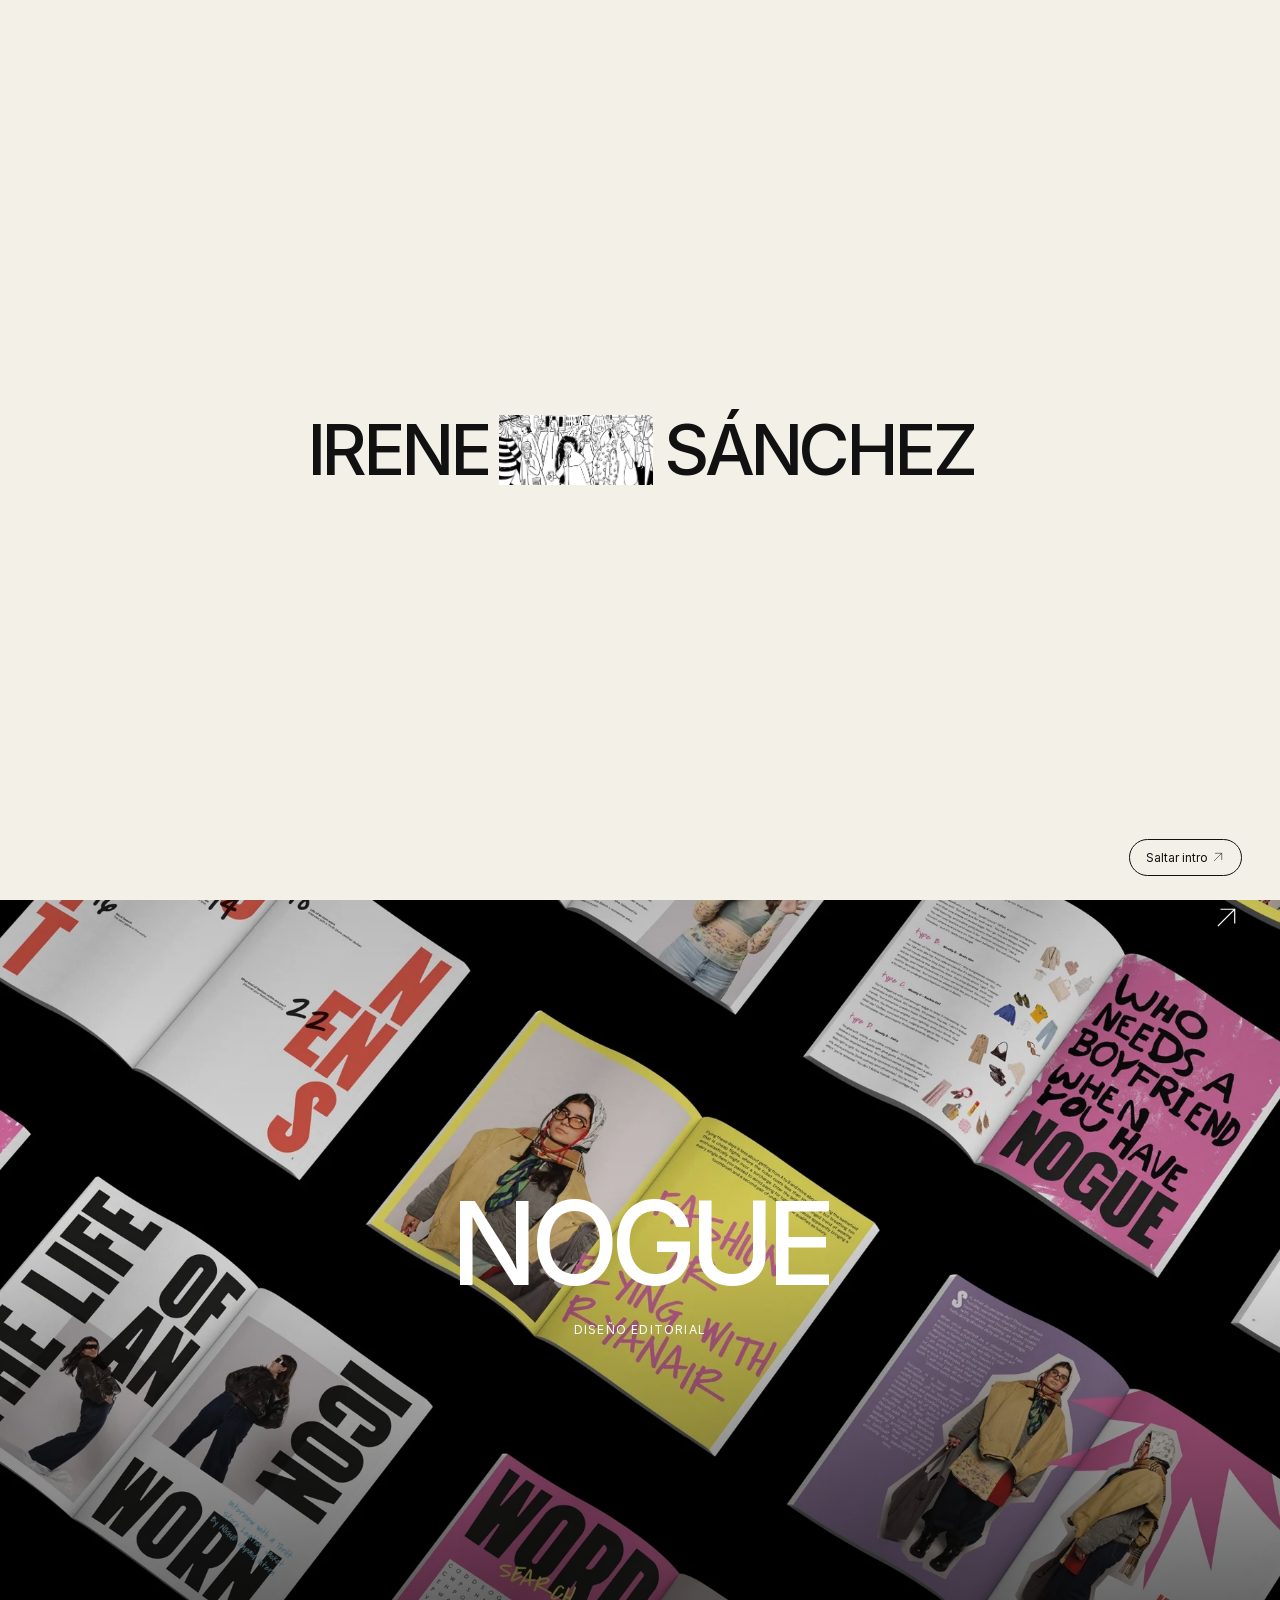
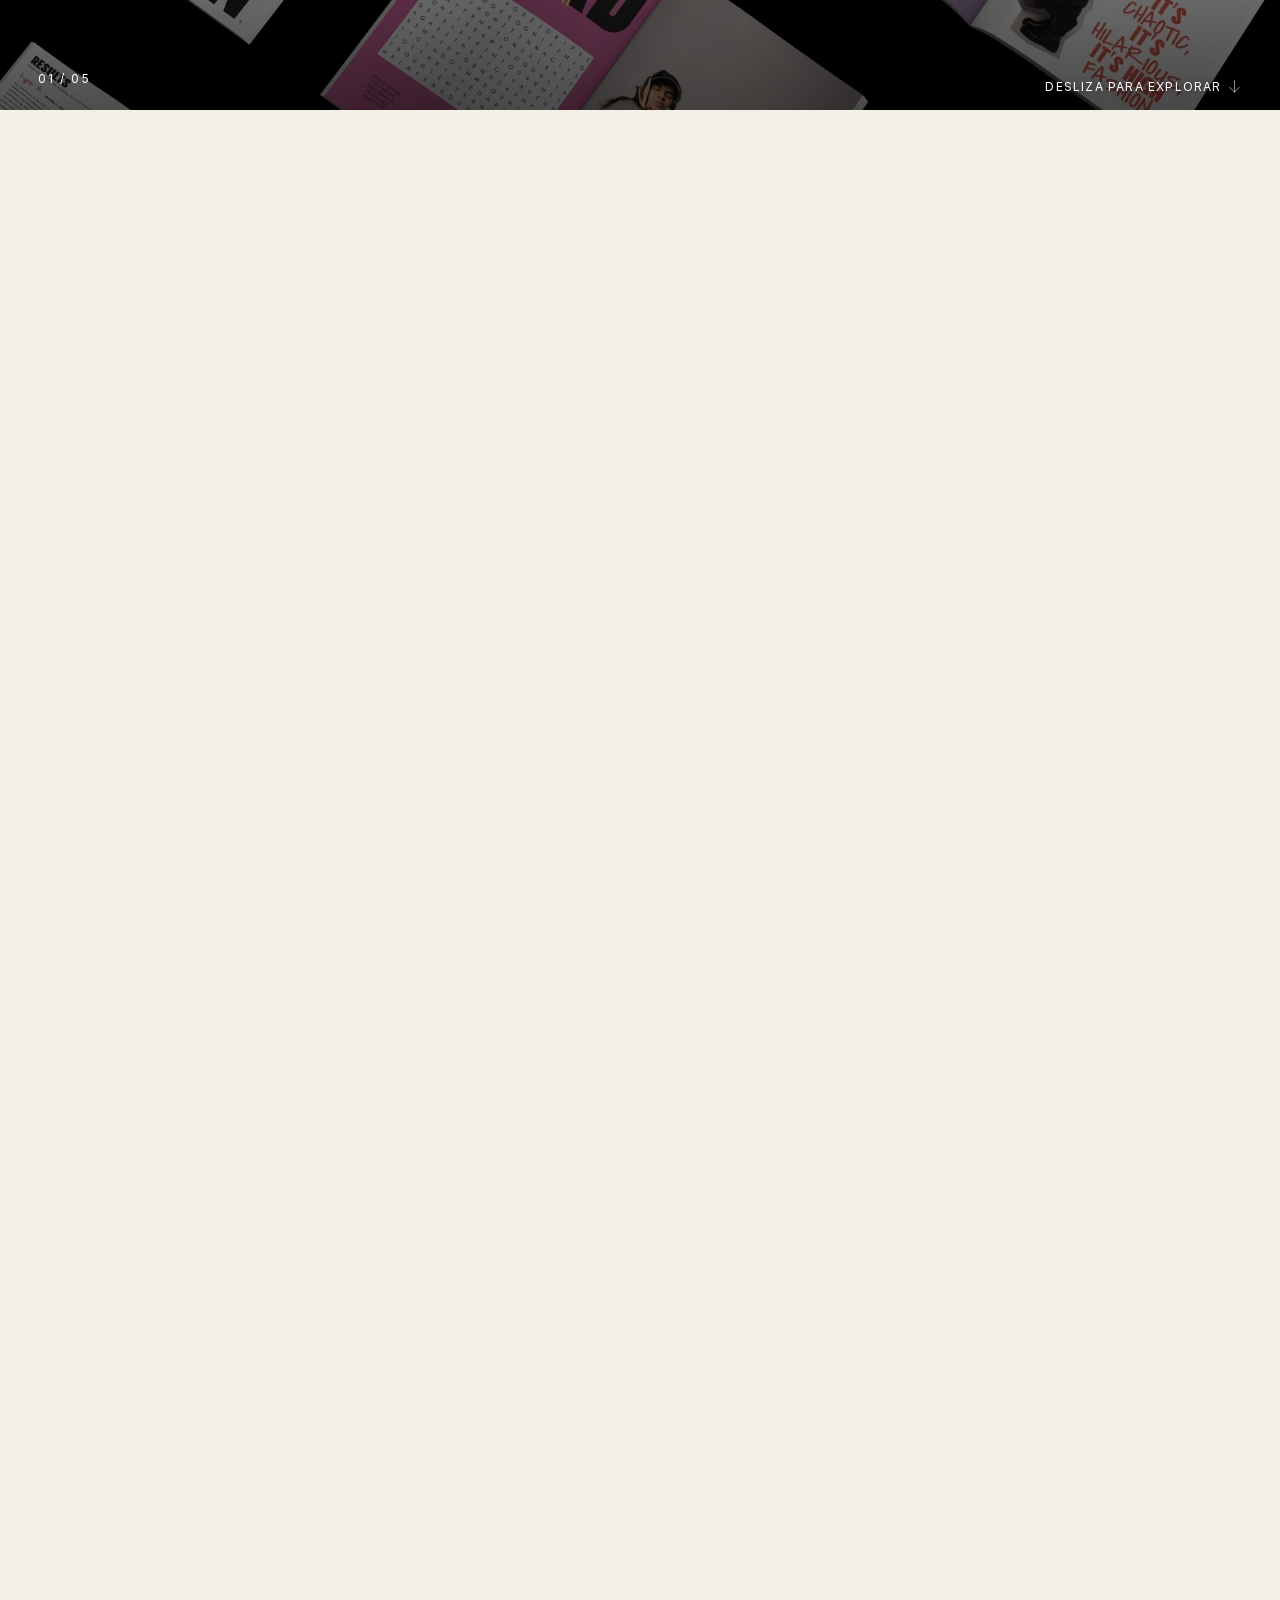
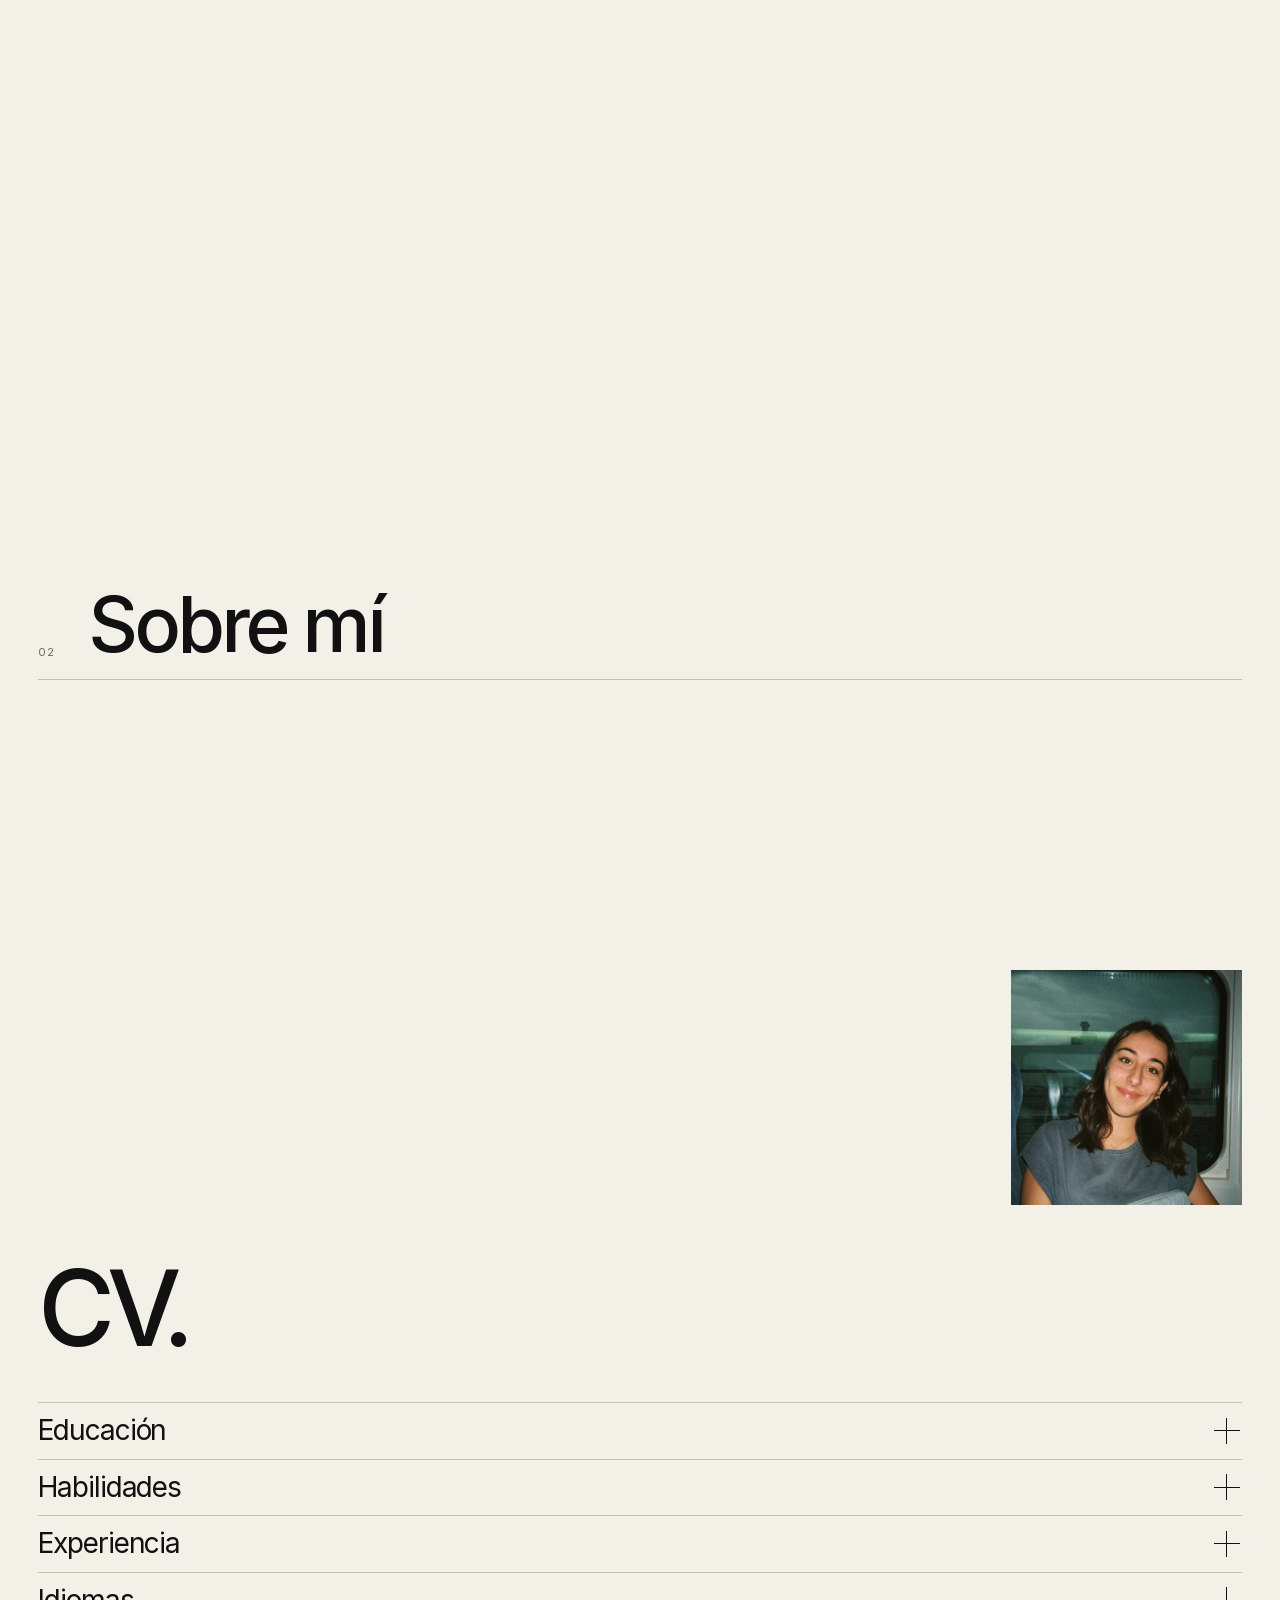
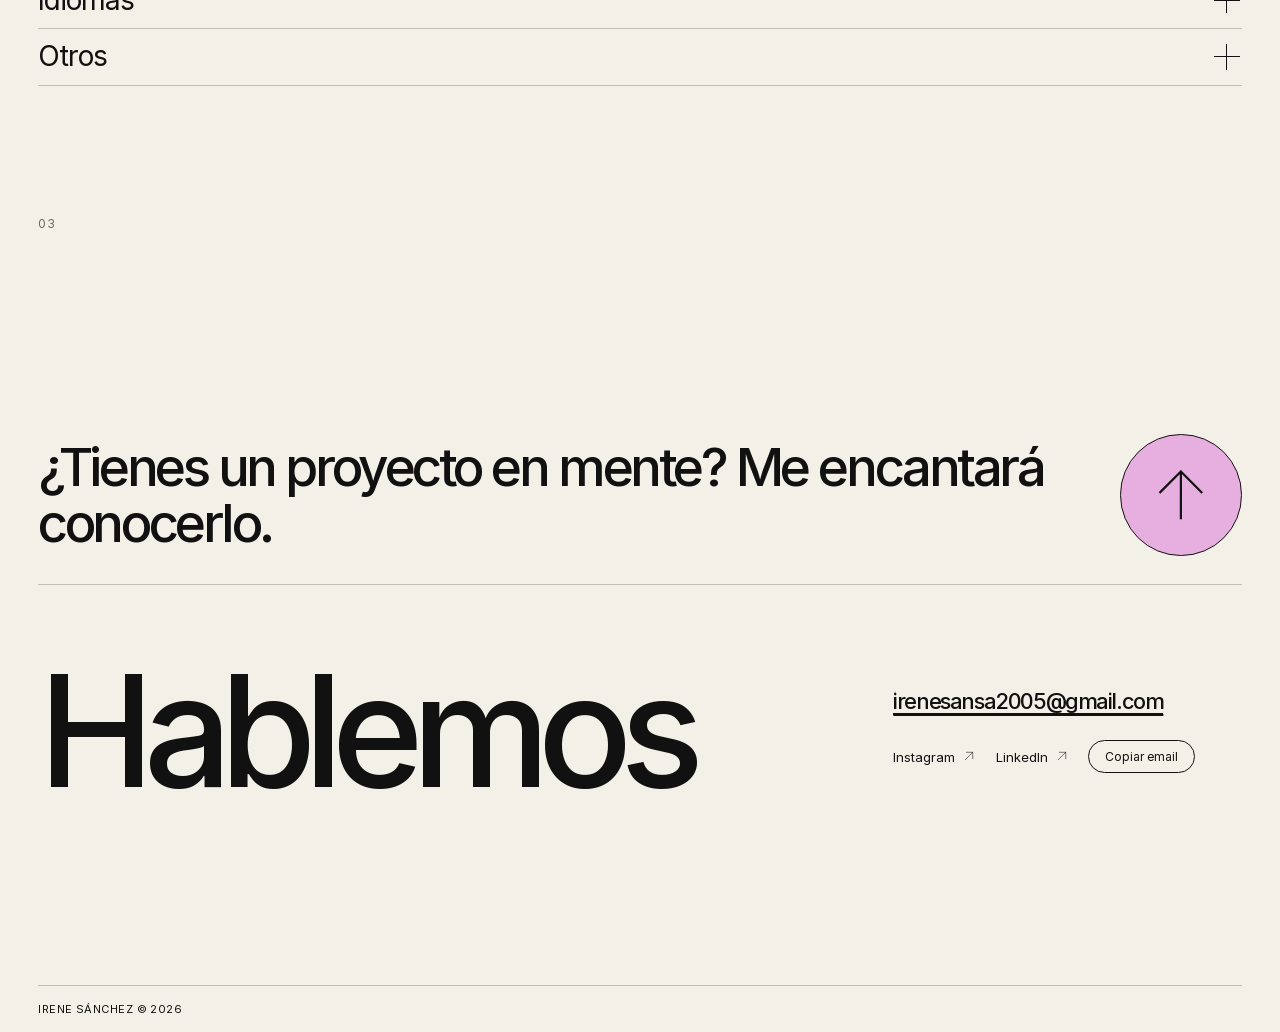
<file: index.html>
<!DOCTYPE html>
<html lang="es">
<head>
  <meta charset="UTF-8">
  <meta name="viewport" content="width=device-width, initial-scale=1">
  <title>Irene Sánchez — Diseño Gráfico y Multimedia</title>
  <meta name="description" content="Portfolio de Irene Sánchez: branding, identidad visual, diseño editorial e ilustración. Descubre NOGUE, GreenO, Starbucks, Polydor y MATERIA.">
  <meta name="author" content="Irene Sánchez">
  <meta name="theme-color" content="#f3f0e8">
  <link rel="canonical" href="https://irenesansa.github.io/Portfolio/">
  <meta property="og:title" content="Irene Sánchez — Diseño Gráfico y Multimedia">
  <meta property="og:description" content="Branding, identidad visual, diseño editorial e ilustración. Portfolio de Irene Sánchez.">
  <meta property="og:type" content="website">
  <meta property="og:url" content="https://irenesansa.github.io/Portfolio/">
  <meta property="og:image" content="https://irenesansa.github.io/Portfolio/assets/social.jpg">
  <meta property="og:locale" content="es_ES">
  <meta name="twitter:card" content="summary_large_image">
  <link rel="icon" href="assets/favicon.svg" type="image/svg+xml">
  <link rel="stylesheet" href="style.css">
  <script src="script.js" defer></script>
  <script type="application/ld+json">{"@context":"https://schema.org","@type":"ProfilePage","name":"Irene Sánchez — Portfolio","mainEntity":{"@type":"Person","name":"Irene Sánchez","email":"irenesansa2005@gmail.com","sameAs":["https://www.instagram.com/isansa.design/","https://www.linkedin.com/in/irene-s%C3%A1nchez-sara-2b5613370/"]}}</script>
</head>
<body>
<div class="portfolio-intro" id="portfolioIntro" aria-hidden="true">
  <div class="intro-wordmark"><span>IRENE</span><span class="intro-window" id="introWindow"><img src="assets/BjGmlA7EqK91jviIuZUTaN7Yc.webp" alt=""><img src="assets/1X2dokhFNxDH5q4Vn5gxtqJ7cI.webp" alt=""><img src="assets/3GjRwg2fB9cPlcQ6SRwJvlCI.webp" alt=""><img src="assets/UvoYkm8nHm0uud8LEZKD8KAjVDQ.webp" alt=""></span></span><span>SÁNCHEZ</span></div>
  <button class="intro-skip" id="introSkip" type="button" aria-label="Saltar introducción">Saltar intro <svg class="line-arrow line-arrow-up-right" viewBox="0 0 48 48" aria-hidden="true" focusable="false"><path d="M24 42V6M9 21 24 6l15 15" fill="none" stroke="currentColor" stroke-width="1.8" stroke-linecap="square" stroke-linejoin="miter"/></svg></button>
</div>
<!-- EDITAR: Todo el contenido está en este HTML. Texto español dentro de cada etiqueta; inglés en data-en. -->
<a class="skip-link" href="#main" data-en="Skip to content">Saltar al contenido</a>
<div class="cursor-dot" aria-hidden="true"></div>
<div class="page-noise" aria-hidden="true"></div>
<header class="site-header">
  <a class="brand" href="#top" aria-label="Irene Sánchez, inicio" data-en-label="Irene Sánchez, home"><span>IRENE</span><span>SÁNCHEZ</span></a>
  <nav class="main-nav" aria-label="Navegación principal" data-en-label="Main navigation">
    <a href="#works" data-en="Work">Proyectos</a>
    <a href="#about" data-en="About">Sobre mí</a>
    <a href="#contact" data-en="Contact">Contacto</a>
    <button id="langToggle" class="lang-toggle" type="button" aria-label="Switch to English" hidden>EN</button>
  </nav>
</header>
<main id="main">
<!-- 01 · PORTADA -->
<section id="top" class="hero section-pad">
  <div class="hero-meta"><span data-en="Graphic & multimedia design">Diseño gráfico y multimedia</span><span>PORTFOLIO · 2026</span></div>
  <h1 class="hero-title" aria-label="IRENE SÁNCHEZ"><span class="hero-hover-line" aria-hidden="true"><span class="hero-hover-letter">I</span><span class="hero-hover-letter">R</span><span class="hero-hover-letter">E</span><span class="hero-hover-letter">N</span><span class="hero-hover-letter">E</span></span><span class="hero-shift hero-hover-line" aria-hidden="true"><span class="hero-hover-letter">S</span><span class="hero-hover-letter">Á</span><span class="hero-hover-letter">N</span><span class="hero-hover-letter">C</span><span class="hero-hover-letter">H</span><span class="hero-hover-letter">E</span><span class="hero-hover-letter">Z</span></span></h1>
  <div class="hero-bottom"><p data-en="Branding, visual identity, advertising and creative direction.">Branding, identidad de marca, publicidad y dirección creativa.</p><a class="round-link" href="#works" aria-label="Ver proyectos" data-en-label="Explore projects"><svg class="line-arrow line-arrow-down-right" viewBox="0 0 48 48" aria-hidden="true" focusable="false"><path d="M24 42V6M9 21 24 6l15 15" fill="none" stroke="currentColor" stroke-width="1.8" stroke-linecap="square" stroke-linejoin="miter"/></svg></a></div>
</section>
<!-- 02 · PROYECTOS: tarjetas y galerías escritas en HTML, sin generar contenido desde JavaScript -->
<section id="works" class="works scroll-works">
  
  <div class="project-showcase scroll-showcase" aria-label="Galería de proyectos controlada por desplazamiento"><div class="showcase-sticky"><div class="showcase-stage">
    <a class="showcase-slide scroll-slide is-active" style="--slide-index:1" href="#project-nogue" data-project="nogue" aria-label="NOGUE — Diseño editorial" ><img src="assets/BjGmlA7EqK91jviIuZUTaN7Yc.webp" alt="NOGUE — Diseño editorial" fetchpriority="high" decoding="async"><div class="showcase-overlay"><span class="showcase-number">01 / 05</span><div class="showcase-heading"><h3>NOGUE</h3><span data-en="Editorial design">Diseño editorial</span></div><span class="showcase-open" aria-hidden="true"><svg class="line-arrow line-arrow-up-right" viewBox="0 0 48 48" aria-hidden="true" focusable="false"><path d="M24 42V6M9 21 24 6l15 15" fill="none" stroke="currentColor" stroke-width="1.8" stroke-linecap="square" stroke-linejoin="miter"/></svg></span></div></a>
    <a class="showcase-slide scroll-slide" style="--slide-index:2" href="#project-greeno" data-project="greeno" aria-label="GREENO — Diseño de app" ><img src="assets/1X2dokhFNxDH5q4Vn5gxtqJ7cI.webp" alt="GREENO — Diseño de app" loading="lazy" decoding="async"><div class="showcase-overlay"><span class="showcase-number">02 / 05</span><div class="showcase-heading"><h3>GREENO</h3><span data-en="App design">Diseño de app</span></div><span class="showcase-open" aria-hidden="true"><svg class="line-arrow line-arrow-up-right" viewBox="0 0 48 48" aria-hidden="true" focusable="false"><path d="M24 42V6M9 21 24 6l15 15" fill="none" stroke="currentColor" stroke-width="1.8" stroke-linecap="square" stroke-linejoin="miter"/></svg></span></div></a>
    <a class="showcase-slide scroll-slide" style="--slide-index:3" href="#project-starbucks" data-project="starbucks" aria-label="STARBUCKS — Ilustración" ><img src="assets/3GjRwg2fB9cPlcQ6SRwJvlCI.webp" alt="STARBUCKS — Ilustración" loading="lazy" decoding="async"><div class="showcase-overlay"><span class="showcase-number">03 / 05</span><div class="showcase-heading"><h3>STARBUCKS</h3><span data-en="Illustration">Ilustración</span></div><span class="showcase-open" aria-hidden="true"><svg class="line-arrow line-arrow-up-right" viewBox="0 0 48 48" aria-hidden="true" focusable="false"><path d="M24 42V6M9 21 24 6l15 15" fill="none" stroke="currentColor" stroke-width="1.8" stroke-linecap="square" stroke-linejoin="miter"/></svg></span></div></a>
    <a class="showcase-slide scroll-slide" style="--slide-index:4" href="#project-polydor" data-project="polydor" aria-label="POLYDOR — Identidad de marca" ><img src="assets/UvoYkm8nHm0uud8LEZKD8KAjVDQ.webp" alt="POLYDOR — Identidad de marca" loading="lazy" decoding="async"><div class="showcase-overlay"><span class="showcase-number">04 / 05</span><div class="showcase-heading"><h3>POLYDOR</h3><span data-en="Brand identity">Identidad de marca</span></div><span class="showcase-open" aria-hidden="true"><svg class="line-arrow line-arrow-up-right" viewBox="0 0 48 48" aria-hidden="true" focusable="false"><path d="M24 42V6M9 21 24 6l15 15" fill="none" stroke="currentColor" stroke-width="1.8" stroke-linecap="square" stroke-linejoin="miter"/></svg></span></div></a>
    <a class="showcase-slide scroll-slide" style="--slide-index:5" href="#project-materia" data-project="materia" aria-label="MATERIA — Diseño editorial"><img src="mockup%20portada.png" alt="MATERIA — revista sobre artesanía contemporánea" loading="lazy" decoding="async"><div class="showcase-overlay"><span class="showcase-number">05 / 05</span><div class="showcase-heading"><h3>MATERIA</h3><span data-en="Editorial design">Diseño editorial</span></div><span class="showcase-open" aria-hidden="true"><svg class="line-arrow line-arrow-up-right" viewBox="0 0 48 48" aria-hidden="true" focusable="false"><path d="M24 42V6M9 21 24 6l15 15" fill="none" stroke="currentColor" stroke-width="1.8" stroke-linecap="square" stroke-linejoin="miter"/></svg></span></div></a>
  </div><div class="scroll-showcase-end"><span class="showcase-progress" aria-live="polite">01 — 05</span><span class="scroll-prompt"><span data-en="Scroll to explore">Desliza para explorar</span><svg class="line-arrow line-arrow-down" viewBox="0 0 48 48" aria-hidden="true" focusable="false"><path d="M24 42V6M9 21 24 6l15 15" fill="none" stroke="currentColor" stroke-width="1.8" stroke-linecap="square" stroke-linejoin="miter"/></svg></span></div></div></div>
</section>

<!-- 03 · SOBRE MÍ Y CV -->
<section id="about" class="about section-pad"><div class="section-head reveal"><span class="eyebrow">02</span><h2 data-en="About me">Sobre mí</h2></div><div class="about-grid"><div class="about-photo reveal"><img src="assets/osTMtiUpKX55ZkVfi2Y7F7M1ns.webp" width="589" height="600" alt="Irene Sánchez" class="" loading="lazy" decoding="async"></div><div class="about-copy reveal"><p data-en="Hi! I’m Irene, a fourth-year Multimedia and Graphic Design student at UDIT University." class="about-lead">¡Hola! Soy Irene y estoy cursando mi cuarto año del Grado en Multimedia y Diseño Gráfico en la Universidad UDIT.</p><p data-en="I’m passionate about branding, visual identity, advertising and creative direction. I enjoy exploring how design can enhance communication and visual strategy." class="">Me apasionan el branding, la identidad de marca, la publicidad y la dirección creativa, y disfruto explorando cómo el diseño puede potenciar la comunicación y la estrategia visual.</p></div></div>
<div class="cv-full"><h3>CV.</h3><div class="cv-details"><details><summary data-en="Education" >Educación</summary><div class="cv-content" data-language="es" lang="es" ><p><strong>UDIT · 2023–2027</strong><br>Grado en Diseño Multimedia y Gráfico.</p><p><strong>Curso de comunicación · Octubre 2025</strong><br>Impartido por Claudio Hernández Olalla, fundador de Create Talent y profesor en IESE Business School.</p><p><strong>Colegio Irabia-Izaga · 2009–2023</strong><br>Educación escolar.</p></div><div class="cv-content" data-language="en" lang="en" hidden><p><strong>UDIT · 2023–2027</strong><br>Bachelor in Multimedia and Graphic Design.</p><p><strong>Communication course · October 2025</strong><br>Taught by Claudio Hernández Olalla, founder of Create Talent and professor at IESE Business School.</p><p><strong>Colegio Irabia-Izaga · 2009–2023</strong><br>School education.</p></div></details>
<details><summary data-en="Skills" >Habilidades</summary><div class="cv-content" data-language="es" lang="es" ><p><strong>Figma · Illustrator · Photoshop · InDesign · Procreate</strong></p><p>Mentalidad creativa · Trabajo en equipo · Proactividad · Sentido de la responsabilidad · Ganas de aprender · Capacidad para resolver problemas.</p></div><div class="cv-content" data-language="en" lang="en" hidden><p><strong>Figma · Illustrator · Photoshop · InDesign · Procreate</strong></p><p>Creative thinking · Teamwork · Proactivity · Responsibility · Willingness to learn · Problem-solving.</p></div></details>
<details><summary data-en="Experience" >Experiencia</summary><div class="cv-content" data-language="es" lang="es" ><ul><li>Interbrand · Design Intern · Octubre 2025–mayo 2026.</li><li>Borneo, Agencia de Comunicación y Publicidad Creativa · Prácticas extracurriculares · Verano 2025, 3 meses.</li><li>Equipo de organización de la Carrera Solidaria del proyecto europeo T4i, respaldado por la Fundación Diálogos en pro de la inclusión y la integración.</li><li>Responsable de Secretaría en el Colegio Mayor Somosierra.</li><li>Camarera en eventos y bodas en el Hotel El Toro Luze, Pamplona · 2 años.</li><li>Atención en un stand durante el evento You Lead.</li><li>Profesora particular de historia y matemáticas.</li><li>Cuidadora de niños en eventos del Colegio Irabia-Izaga.</li></ul></div><div class="cv-content" data-language="en" lang="en" hidden><ul><li>Interbrand · Design Intern · October 2025–May 2026.</li><li>Borneo, creative communication and advertising agency · Extracurricular internship · Summer 2025, 3 months.</li><li>Member of the organising team for the T4i European project charity race, supported by Fundación Diálogos to promote inclusion and integration.</li><li>Secretariat coordinator at Colegio Mayor Somosierra.</li><li>Event and wedding waitress at Hotel El Toro Luze, Pamplona · 2 years.</li><li>Event stand staff at You Lead.</li><li>Private tutor in history and mathematics.</li><li>Childcare at Colegio Irabia-Izaga events.</li></ul></div></details>
<details><summary data-en="Languages" >Idiomas</summary><div class="cv-content" data-language="es" lang="es" ><p><strong>Español</strong> · Nativo</p><p><strong>Inglés</strong> · C1 — Advanced Cambridge Certificate</p><p><strong>Francés</strong> · A2</p></div><div class="cv-content" data-language="en" lang="en" hidden><p><strong>Spanish</strong> · Native</p><p><strong>English</strong> · C1 — Advanced Cambridge Certificate</p><p><strong>French</strong> · A2</p></div></details>
<details><summary data-en="Other" >Otros</summary><div class="cv-content" data-language="es" lang="es" ><p><strong>Inmersión lingüística</strong><br>St. Paul’s School, Irlanda · Noviembre 2020.</p><p><strong>Estudios musicales</strong><br>5 años en el Orfeón Pamplonés.</p><p><strong>Formación UNIV LAB</strong></p></div><div class="cv-content" data-language="en" lang="en" hidden><p><strong>Language immersion</strong><br>St. Paul’s School, Ireland · November 2020.</p><p><strong>Music studies</strong><br>5 years at Orfeón Pamplonés.</p><p><strong>UNIV LAB training</strong></p></div></details>
</div></div></section>
<!-- 04 · CONTACTO -->
<section id="contact" class="contact home-contact section-pad">
  <span class="home-contact-index">03</span>
  <div class="home-contact-intro">
    <p data-en="Have a project in mind? I’d love to hear about it.">¿Tienes un proyecto en mente? Me encantará conocerlo.</p>
    <a class="home-contact-arrow" href="#top" aria-label="Volver arriba" data-en-label="Back to top"><svg viewBox="0 0 48 48" aria-hidden="true"><path d="M24 41V7M9 22 24 7l15 15" fill="none" stroke="currentColor" stroke-width="1.6" stroke-linecap="square"/></svg></a>
  </div>
  <div class="home-contact-main">
    <h2 data-en="Let's talk">Hablemos</h2>
    <div class="home-contact-details">
      <a class="mail-link" href="mailto:irenesansa2005@gmail.com">irenesansa2005@gmail.com</a>
      <div class="contact-links"><a href="https://www.instagram.com/isansa.design/" target="_blank" rel="noopener noreferrer">Instagram <svg class="line-arrow line-arrow-up-right" viewBox="0 0 48 48" aria-hidden="true" focusable="false"><path d="M24 42V6M9 21 24 6l15 15" fill="none" stroke="currentColor" stroke-width="1.8" stroke-linecap="square" stroke-linejoin="miter"/></svg></a><a href="https://www.linkedin.com/in/irene-s%C3%A1nchez-sara-2b5613370/" target="_blank" rel="noopener noreferrer">LinkedIn <svg class="line-arrow line-arrow-up-right" viewBox="0 0 48 48" aria-hidden="true" focusable="false"><path d="M24 42V6M9 21 24 6l15 15" fill="none" stroke="currentColor" stroke-width="1.8" stroke-linecap="square" stroke-linejoin="miter"/></svg></a><button id="copyEmail" type="button" data-en="Copy email" hidden>Copiar email</button></div>
      <p id="copyStatus" class="copy-status" role="status" aria-live="polite"></p>
    </div>
  </div>
  <div class="home-contact-legal">IRENE SÁNCHEZ © 2026</div>
</section>
<!-- 05 · FICHAS COMPLETAS. JavaScript las abre en una ventana; sin JavaScript permanecen accesibles aquí. -->
<div id="projectArchive">
<article id="project-nogue" class="project-detail section-pad" aria-labelledby="title-nogue">
  <div class="project-opening"><div class="project-cover"><img src="assets/BjGmlA7EqK91jviIuZUTaN7Yc.webp" width="1800" height="1350" alt="NOGUE — Editorial design" class="" loading="lazy" decoding="async"></div>
<div class="project-hero"><div class="project-kicker"><span data-en="Editorial design" >DISEÑO EDITORIAL</span><span>01 / 05</span></div><h2 id="title-nogue">NOGUE</h2><p data-en="Antifashion magazine · Group project" class="project-subtitle">Revista antifashion (trabajo grupal)</p></div></div>
  <div class="project-info"><p data-en="Wireframes, visual identity and creative direction" class="project-role">Wireframes, Identidad Visual y Dirección Creativa</p><div class="project-description"><p data-en="Academic project developed for the Editorial Design course. NOGUE is a satirical magazine that critiques fashion and consumer culture through parody, photography and bold graphic design. We created all the content — including visuals, layouts and art direction — with an aesthetic inspired by DIY culture." >Proyecto académico desarrollado para el curso de Diseño Editorial. NOGUE es una revista satírica que critica la moda y la cultura del consumo a través de la parodia, la fotografía y un diseño gráfico audaz. Creamos todo el contenido —incluyendo visuales, maquetación y dirección de arte— con una estética inspirada en el hazlo tú mismo (DIY).</p></div></div><div class="project-gallery nogue-gallery"><div class="nogue-gallery-column nogue-gallery-left"><aside class="gallery-note"><span class="gallery-note-index">01 / CONCEPTO</span><span class="gallery-note-copy" data-en="A critical look at fashion through irony, collage and editorial experimentation.">Una mirada crítica a la moda a través de la ironía, el collage y la experimentación editorial.</span><span class="gallery-note-end"><svg class="line-arrow line-arrow-up-right" viewBox="0 0 48 48" aria-hidden="true" focusable="false"><path d="M24 42V6M9 21 24 6l15 15" fill="none" stroke="currentColor" stroke-width="1.8" stroke-linecap="square" stroke-linejoin="miter"/></svg></span></aside><figure><img data-motion="assets/2qf1wfkzTq8CTkpsZfXedVptT0.webp" data-still="assets/2qf1wfkzTq8CTkpsZfXedVptT0-still.webp" src="assets/2qf1wfkzTq8CTkpsZfXedVptT0.webp" width="1100" height="734" alt="NOGUE — 2" class="" loading="lazy" decoding="async"></figure><figure><img src="assets/opz9vREiMtUPfowgwLqa4Pf9dU.webp" width="1800" height="1305" alt="NOGUE — 3" class="" loading="lazy" decoding="async"></figure><figure class="nogue-red-photo"><img src="assets/nogue-red-portrait.jpg" width="1024" height="1536" alt="NOGUE — retrato sobre fondo rojo" loading="lazy" decoding="async"></figure></div><div class="nogue-gallery-column nogue-gallery-right"><figure><img src="assets/yMsHqOEl1funtKKaHMSwi54CRwk.webp" width="1012" height="1800" alt="NOGUE — 4" class="" loading="lazy" decoding="async"></figure><figure><img src="assets/FOU1PPEwc5O005RMd5Mdbz1EAoQ.webp" width="1800" height="1350" alt="NOGUE — 5" class="" loading="lazy" decoding="async"></figure><figure><img src="assets/zUkSiQEE4Yi3G0kQkjWoLP9XrOg.webp" width="1800" height="1223" alt="NOGUE — 6" class="" loading="lazy" decoding="async"></figure></div></div><a class="back-projects" href="#project-greeno"><span data-en="View next project">Ver el siguiente proyecto</span><svg class="line-arrow line-arrow-up" viewBox="0 0 48 48" aria-hidden="true" focusable="false"><path d="M24 42V6M9 21 24 6l15 15" fill="none" stroke="currentColor" stroke-width="1.8" stroke-linecap="square" stroke-linejoin="miter"/></svg></a></article>
<article id="project-greeno" class="project-detail section-pad" aria-labelledby="title-greeno">
  <div class="project-opening"><div class="project-cover"><img src="assets/1X2dokhFNxDH5q4Vn5gxtqJ7cI.webp" width="1800" height="1142" alt="GREENO — App design" class="" loading="lazy" decoding="async"></div>
<div class="project-hero"><div class="project-kicker"><span data-en="App design" >DISEÑO APP</span><span>02 / 05</span></div><h2 id="title-greeno">GREENO</h2><p data-en="Recycling app · Group project" class="project-subtitle">App de reciclaje (trabajo grupal)</p></div></div>
  <div class="project-info"><p data-en="Wireframes, user research and creative direction" class="project-role">Wireframes, Investigación  Usuario y Dirección Creativa</p><div class="project-description"><p data-en="This project focused on designing the interface of a mobile application for GreenO, a sustainability-oriented platform. The app encourages users to recycle by awarding points for sustainable actions, which can be exchanged for discounts at partner supermarkets." >Este proyecto se centró en el diseño de la interfaz de una aplicación móvil para GreenO, una plataforma orientada a la sostenibilidad. La app incentiva a los usuarios a reciclar otorgando puntos por acciones sostenibles, que pueden canjearse por descuentos en supermercados asociados.</p><p data-en="The design process included wireframes, high-fidelity mockups and interactive prototypes, following a user-centred approach to create an intuitive experience." >El proceso de diseño incluyó la creación de wireframes, maquetas de alta fidelidad y prototipos interactivos, siguiendo un enfoque centrado en el usuario para garantizar una experiencia intuitiva.</p><p data-en="The visual system combines an eco-inspired colour palette, clean typography and custom icons to reflect the brand’s commitment to sustainability." >El sistema visual combina una paleta de colores ecológica, tipografía limpia e iconos personalizados para reflejar el compromiso sostenible de la marca.</p></div></div><div class="project-gallery greeno-gallery"><div class="greeno-gallery-column greeno-gallery-left"><aside class="gallery-note"><span class="gallery-note-index">02 / EXPERIENCIA</span><span class="gallery-note-copy" data-en="Small sustainable actions transformed into a clear, accessible and rewarding digital experience.">Pequeñas acciones sostenibles convertidas en una experiencia digital clara, accesible y motivadora.</span><span class="gallery-note-end"><svg class="line-arrow line-arrow-up-right" viewBox="0 0 48 48" aria-hidden="true" focusable="false"><path d="M24 42V6M9 21 24 6l15 15" fill="none" stroke="currentColor" stroke-width="1.8" stroke-linecap="square" stroke-linejoin="miter"/></svg></span></aside><figure><img src="assets/aMFPvdfZEtLvPWEU6TxS3TdgqF8.webp" width="1800" height="1004" alt="GREENO — 2" class="" loading="lazy" decoding="async"></figure><figure class="greeno-fill-photo"><img src="assets/ns5Qs2X01sbRT4qsyIiocRxObwE.webp" width="1800" height="1201" alt="GREENO — 3" class="" loading="lazy" decoding="async"></figure></div><div class="greeno-gallery-column greeno-gallery-right"><figure><img src="assets/V9tnF4wSBAmrztx9LX3tO7dbo.webp" width="977" height="1060" alt="GREENO — 4" class="" loading="lazy" decoding="async"></figure><figure><img src="assets/qyQtC0bNQkk4ZerNB53zSTbm2c.webp" width="1800" height="1023" alt="GREENO — 5" class="" loading="lazy" decoding="async"></figure><figure><img src="assets/DVRu4pHxPKwFXUUpY5WnriMyeZE.webp" width="1800" height="1028" alt="GREENO — 6" class="" loading="lazy" decoding="async"></figure></div></div><a class="back-projects" href="#project-starbucks"><span data-en="View next project">Ver el siguiente proyecto</span><svg class="line-arrow line-arrow-up" viewBox="0 0 48 48" aria-hidden="true" focusable="false"><path d="M24 42V6M9 21 24 6l15 15" fill="none" stroke="currentColor" stroke-width="1.8" stroke-linecap="square" stroke-linejoin="miter"/></svg></a></article>
<article id="project-starbucks" class="project-detail section-pad" aria-labelledby="title-starbucks">
  <div class="project-opening"><div class="project-cover"><img src="assets/3GjRwg2fB9cPlcQ6SRwJvlCI.webp" width="1350" height="1800" alt="STARBUCKS — Illustration" class="" loading="lazy" decoding="async"></div>
<div class="project-hero"><div class="project-kicker"><span data-en="Illustration" >TRABAJO DE ILUSTRACIÓN</span><span>03 / 05</span></div><h2 id="title-starbucks">STARBUCKS</h2><p data-en="Campaign concept for Starbucks NY" class="project-subtitle">Campaña para starbucks</p></div></div>
  <div class="project-info"><p data-en="Illustrations and mockups" class="project-role">Creación de Ilustraciones y Mockups</p><div class="project-description"><p data-en="A campaign concept for Starbucks NY. The visual proposal draws on urban illustration and contemporary graphic design, using flat, contrasting colours, defined lines and dynamic compositions depicting everyday scenes in New York. Inclusive characters and irregular patterns reflect the city’s diversity and movement, conveying energy and warmth. The concept connects with Starbucks’ values of inclusion, community and urban life." >Campaña pensada para Starbucks NY. La propuesta visual se inspira en la ilustración urbana y el diseño gráfico contemporáneo, con colores planos y contrastantes, trazos definidos y composiciones dinámicas que muestran escenas cotidianas de Nueva York. Busca reflejar la diversidad y el movimiento urbano mediante personajes inclusivos y estampados irregulares, transmitiendo energía y cercanía. Así, conecta con los valores de Starbucks de inclusión, comunidad y ritmo urbano.</p></div></div><div class="project-gallery starbucks-gallery"><div class="starbucks-gallery-column starbucks-gallery-left"><aside class="gallery-note"><span class="gallery-note-index">03 / UNIVERSO VISUAL</span><span class="gallery-note-copy" data-en="The diversity and rhythm of New York translated into colourful, energetic illustrations.">La diversidad y el ritmo de Nueva York traducidos a ilustraciones llenas de color y movimiento.</span><span class="gallery-note-end"><svg class="line-arrow line-arrow-up-right" viewBox="0 0 48 48" aria-hidden="true" focusable="false"><path d="M24 42V6M9 21 24 6l15 15" fill="none" stroke="currentColor" stroke-width="1.8" stroke-linecap="square" stroke-linejoin="miter"/></svg></span></aside><figure><img src="assets/4LVHgRVolTfOiIoAzZoAbTuiGs.webp" width="1800" height="1350" alt="STARBUCKS — 2" class="" loading="lazy" decoding="async"></figure><figure><img src="assets/xmWKwtccgshZj0UsbErPMNTQfMM.webp" width="1800" height="1350" alt="STARBUCKS — 3" class="" loading="lazy" decoding="async"></figure><figure><img src="assets/3waqQNQKDPno197QkjrZ7G4M4.webp" width="921" height="1800" alt="STARBUCKS — 4" class="" loading="lazy" decoding="async"></figure></div><div class="starbucks-gallery-column starbucks-gallery-right"><figure><img src="assets/z7txAwJHpOfXebX61gaBpnuox4.webp" width="1350" height="1800" alt="STARBUCKS — 5" class="" loading="lazy" decoding="async"></figure><figure><img src="assets/FsYLoAPfVPeHQpAxXvdUtXxFQY.webp" width="1350" height="1800" alt="STARBUCKS — 6" class="" loading="lazy" decoding="async"></figure><figure class="starbucks-urban-poster"><img src="Cartel%20Starbucks%20en%20calle%20urbana.png" alt="Ilustración de Starbucks aplicada a un cartel urbano" loading="lazy" decoding="async"></figure></div></div><a class="back-projects" href="#project-polydor"><span data-en="View next project">Ver el siguiente proyecto</span><svg class="line-arrow line-arrow-up" viewBox="0 0 48 48" aria-hidden="true" focusable="false"><path d="M24 42V6M9 21 24 6l15 15" fill="none" stroke="currentColor" stroke-width="1.8" stroke-linecap="square" stroke-linejoin="miter"/></svg></a></article>
<article id="project-polydor" class="project-detail section-pad" aria-labelledby="title-polydor">
  <div class="project-opening"><div class="project-cover"><img src="assets/UvoYkm8nHm0uud8LEZKD8KAjVDQ.webp" width="1080" height="1080" alt="POLYDOR — Brand redesign" class="" loading="lazy" decoding="async"></div>
<div class="project-hero"><div class="project-kicker"><span data-en="Brand redesign" >REDISEÑO DE MARCA</span><span>04 / 05</span></div><h2 id="title-polydor">POLYDOR</h2><p data-en="Branding and visual identity" class="project-subtitle">Branding e identidad de marca</p></div></div>
  <div class="project-info"><p data-en="Logo redesign, brand guidelines and final artwork" class="project-role">Rediseño de Logo, Manual de Marca y Artes Finales</p><div class="project-description"><p data-en="This project updates the identity of the record label Polydor to modernise its image and connect with a younger audience, reflecting its commitment to supporting both emerging artists and established names." >El proyecto consistió en actualizar la identidad de la discográfica Polydor con el objetivo de modernizar su imagen y acercarla a un público más joven, en línea con su apuesta por apoyar tanto a artistas emergentes como a nombres consolidados.</p><p data-en="The work involved refreshing the logo with a more adaptable style and creating variations for different formats. From this foundation, I developed a versatile visual system for social media, digital communications and merchandise: a dynamic, contemporary identity that connects with new audiences while preserving the brand’s legacy." >El trabajo consistió en renovar el logotipo con un estilo más fresco y adaptable, creando variaciones para distintos formatos. A partir de ello, desarrollé un sistema visual versátil aplicado en redes sociales, comunicación digital y merchandising, con una identidad dinámica y actual que conecta con nuevas audiencias sin perder el legado de la marca.</p></div></div><div class="project-gallery polydor-gallery"><div class="polydor-gallery-top"><aside class="gallery-note"><span class="gallery-note-index">04 / IDENTIDAD</span><span class="gallery-note-copy" data-en="A flexible graphic language connecting musical heritage with new forms of expression.">Un lenguaje gráfico flexible que conecta el legado musical con nuevas formas de expresión.</span><span class="gallery-note-end"><svg class="line-arrow line-arrow-up-right" viewBox="0 0 48 48" aria-hidden="true" focusable="false"><path d="M24 42V6M9 21 24 6l15 15" fill="none" stroke="currentColor" stroke-width="1.8" stroke-linecap="square" stroke-linejoin="miter"/></svg></span></aside><figure class="polydor-gracie"><img src="gracie_polydor.png" alt="Póster de Gracie Abrams para la nueva identidad visual de Polydor" loading="lazy" decoding="async"></figure><figure><img src="assets/jrwixwY4pyO0c2A6MxjYwKsE.webp" width="1080" height="1080" alt="POLYDOR — 3" class="" loading="lazy" decoding="async"></figure><figure><img src="assets/PXRfm9HmGs4k0LiVJfSQr1aYek.webp" width="1800" height="1013" alt="POLYDOR — 4" class="" loading="lazy" decoding="async"></figure></div><div class="polydor-gallery-bottom"><figure class="polydor-mobiles"><img src="mockup-moviles_polydor.png" alt="Mockups de móviles con aplicaciones de la identidad Polydor" loading="lazy" decoding="async"></figure><figure><img src="assets/jlKBUc4Kv9bRzPr1gfkIj547bg.webp" width="1250" height="649" alt="POLYDOR — 5" class="" loading="lazy" decoding="async"></figure></div></div><a class="back-projects" href="#project-materia"><span data-en="View next project">Ver el siguiente proyecto</span><svg class="line-arrow line-arrow-up" viewBox="0 0 48 48" aria-hidden="true" focusable="false"><path d="M24 42V6M9 21 24 6l15 15" fill="none" stroke="currentColor" stroke-width="1.8" stroke-linecap="square" stroke-linejoin="miter"/></svg></a></article>
<article id="project-materia" class="project-detail section-pad" aria-labelledby="title-materia">
 <div class="project-opening"><div class="project-cover"><img src="mockup%20portada.png" alt="MATERIA — portada de revista artesanal" loading="lazy" decoding="async"></div>
 <div class="project-hero"><div class="project-kicker"><span data-en="EDITORIAL DESIGN">DISEÑO EDITORIAL</span><span>05 / 05</span></div><h2 id="title-materia">MATERIA</h2><p class="project-subtitle" data-en="A contemporary look at traditional crafts">Una mirada contemporánea a la artesanía</p></div></div>
 <div class="project-info"><p class="project-role" data-en="Editorial concept and magazine design">Concepto editorial y diseño de revista</p><div class="project-description"><p data-en="MATERIA is an editorial magazine that celebrates traditional crafts from a contemporary perspective. Each issue explores a different craft — from ceramics and weaving to metalwork — tracing its origins, evolution and modern reinterpretations. Through imagery, processes and stories, it connects readers with the people behind each piece and invites reflection on the value of handmade work in an increasingly fast-paced digital world.">MATERIA es una revista que pone en valor las artesanías tradicionales desde una mirada contemporánea. Cada edición se adentra en un oficio —como la cerámica, el tejido o la metalurgia— para explorar su origen, evolución y reinterpretación actual. A través de imágenes, procesos y relatos, conecta a sus lectores con las personas y las historias detrás de cada pieza, invitando a reflexionar sobre el valor de lo hecho a mano en un mundo cada vez más acelerado y digital.</p></div></div>
 <div class="project-gallery materia-gallery"><div class="materia-gallery-column materia-gallery-left"><aside class="gallery-note"><span class="gallery-note-index">05 / MATERIA</span><span class="gallery-note-copy" data-en="The value of handmade crafts, retold through contemporary editorial design.">El valor de lo hecho a mano, contado desde una mirada editorial contemporánea.</span><span class="gallery-note-end"><svg class="line-arrow line-arrow-up-right" viewBox="0 0 48 48" aria-hidden="true" focusable="false"><path d="M24 42V6M9 21 24 6l15 15" fill="none" stroke="currentColor" stroke-width="1.8" stroke-linecap="square" stroke-linejoin="miter"/></svg></span></aside><figure class="materia-portada"><img src="mockup%20portada.png" alt="MATERIA — mockup horizontal de portada" loading="lazy" decoding="async"></figure><figure class="materia-grupo-uno"><img src="mockup%20grupo%20uno.png" alt="MATERIA — primer grupo de fotografías" loading="lazy" decoding="async"></figure><figure class="materia-fotos-dos"><img src="mockup%20grupo%20de%20fotos%202.png" alt="MATERIA — segundo grupo de fotografías" loading="lazy" decoding="async"></figure></div><div class="materia-gallery-column materia-gallery-right"><figure class="materia-craftman"><img src="mockup%20materia%20craftman.jpg" alt="MATERIA — mockup Craftman" loading="lazy" decoding="async"></figure><figure class="materia-andino"><img src="mockup%20materia%20andino%20.png" alt="MATERIA — mockup vertical Andino" loading="lazy" decoding="async"></figure><figure class="materia-dos-paginas"><img src="mockup%20dos%20pa%CC%81ginas.jpg" alt="MATERIA — mockup de dos páginas" loading="lazy" decoding="async"></figure></div></div>
 <a class="back-projects" href="#project-nogue"><span data-en="View next project">Ver el siguiente proyecto</span><svg class="line-arrow line-arrow-up" viewBox="0 0 48 48" aria-hidden="true" focusable="false"><path d="M24 42V6M9 21 24 6l15 15" fill="none" stroke="currentColor" stroke-width="1.8" stroke-linecap="square" stroke-linejoin="miter"/></svg></a>
</article>
</div>
</main>

<dialog id="projectModal" class="project-modal" aria-label="Proyecto" data-en-label="Project">
  <div class="modal-toolbar"><button id="modalLang" class="lang-toggle" type="button" aria-label="Switch to English">EN</button><button class="modal-close" id="modalClose" type="button" aria-label="Cerrar proyecto" data-en-label="Close project"><svg class="close-cross" viewBox="0 0 40 40" aria-hidden="true" focusable="false"><path d="M7 7L33 33M33 7L7 33" fill="none" stroke="currentColor" stroke-width="1.8" stroke-linecap="square" stroke-linejoin="miter"/></svg></button></div>
  <div id="modalContent"></div>
</dialog>
</body>
</html>
</file>
<file: style.css>
@font-face{font-family:Inter;src:url(assets/inter-400.woff2) format("woff2");font-weight:400;font-style:normal;font-display:swap;}
@font-face{font-family:Inter;src:url(assets/inter-500.woff2) format("woff2");font-weight:500;font-style:normal;font-display:swap;}
@font-face{font-family:Inter;src:url(assets/inter-600.woff2) format("woff2");font-weight:600;font-style:normal;font-display:swap;}
@font-face{font-family:Inter;src:url(assets/inter-700.woff2) format("woff2");font-weight:700;font-style:normal;font-display:swap;}
:root{
  --bg:#f3f0e8;
  --ink:#111111;
  --muted:#6e6b64;
  --line:rgba(17,17,17,.22);
  --pad:clamp(20px,3vw,48px);
  --radius:2px;
}
*{box-sizing:border-box} html{scroll-behavior:smooth} body{margin:0;background:var(--bg);color:var(--ink);font-family:Inter,Arial,sans-serif;overflow-x:hidden} a{color:inherit;text-decoration:none} button{font:inherit;color:inherit} img{display:block;width:100%}
::selection{background:#111;color:#fff}
.page-noise{position:fixed;inset:0;pointer-events:none;opacity:.04;z-index:90;background-image:url("data:image/svg+xml,%3Csvg viewBox='0 0 140 140' xmlns='http://www.w3.org/2000/svg'%3E%3Cfilter id='n'%3E%3CfeTurbulence type='fractalNoise' baseFrequency='.8' numOctaves='4' stitchTiles='stitch'/%3E%3C/filter%3E%3Crect width='100%25' height='100%25' filter='url(%23n)' opacity='.25'/%3E%3C/svg%3E")}
.site-header{position:fixed;top:0;left:0;right:0;z-index:50;display:flex;justify-content:space-between;align-items:flex-start;padding:18px var(--pad);mix-blend-mode:difference;color:white}.brand{font-size:13px;font-weight:600;line-height:.95;display:flex;flex-direction:column;letter-spacing:-.02em}.main-nav{display:flex;gap:24px;align-items:center;font-size:13px}.main-nav a{position:relative}.main-nav a:after{content:"";position:absolute;left:0;right:100%;bottom:-3px;height:1px;background:currentColor;transition:right .25s}.main-nav a:hover:after{right:0}.lang-toggle{border:1px solid currentColor;border-radius:999px;background:transparent;padding:5px 9px;cursor:pointer}
.section-pad{padding-left:var(--pad);padding-right:var(--pad)}
.hero{min-height:100svh;padding-top:96px;padding-bottom:28px;display:flex;flex-direction:column;justify-content:space-between}.hero-meta{display:flex;justify-content:space-between;text-transform:uppercase;font-size:11px;letter-spacing:.08em}.hero-title{margin:0;font-family:Inter,Arial,sans-serif;font-size:clamp(76px,15vw,250px);font-weight:500;letter-spacing:-.075em;line-height:.72;text-transform:uppercase}.hero-title span{display:block}.hero-shift{text-align:right}.hero-bottom{display:grid;grid-template-columns:minmax(0,1fr) auto;align-items:end;gap:30px}.hero-bottom p{max-width:560px;margin:0;font-size:clamp(18px,2vw,30px);line-height:1.15;letter-spacing:-.03em}.round-link{width:58px;height:58px;border:1px solid var(--ink);border-radius:50%;display:grid;place-items:center;font-size:24px;transition:.25s}.round-link:hover{background:#E7AFDF;color:var(--ink);transform:rotate(45deg)}
.section-head{display:grid;grid-template-columns:50px 1fr auto;align-items:end;padding:80px 0 20px;border-bottom:1px solid var(--line)}.section-head h2{margin:0;font-size:clamp(36px,6vw,96px);font-weight:500;letter-spacing:-.055em;line-height:.9}.eyebrow,.count{font-size:11px;letter-spacing:.08em;text-transform:uppercase;color:var(--muted)}
.project-grid{display:grid;grid-template-columns:1fr 1fr;gap:1px;background:var(--line);border-bottom:1px solid var(--line)}.project-card{background:var(--bg);padding:16px 0 38px;cursor:pointer;overflow:hidden;position:relative}.project-card:nth-child(odd){padding-right:12px}.project-card:nth-child(even){padding-left:12px}.project-thumb{aspect-ratio:4/3;overflow:hidden;background:#ddd;position:relative}.project-thumb img{height:100%;object-fit:cover;transition:transform .8s cubic-bezier(.2,.7,.2,1),filter .5s}.project-card:hover .project-thumb img{transform:scale(1.035)}.project-meta{display:grid;grid-template-columns:44px 1fr auto;gap:12px;padding-top:14px;align-items:baseline}.project-meta h3{font-size:clamp(28px,4vw,60px);font-weight:500;letter-spacing:-.055em;margin:0}.project-meta small{font-size:11px;text-transform:uppercase;color:var(--muted)}.project-index{font-size:11px;color:var(--muted)}
.ticker{border-top:1px solid var(--line);border-bottom:1px solid var(--line);overflow:hidden;padding:12px 0}.ticker-track{display:flex;gap:34px;width:max-content;animation:ticker 26s linear infinite}.ticker-track span{font-size:13px;text-transform:uppercase;letter-spacing:.08em}.ticker-track span:after{content:"✳";margin-left:34px}@keyframes ticker{to{transform:translateX(-50%)}}
.about{padding-bottom:100px}.about-grid{display:grid;grid-template-columns:minmax(280px,.8fr) 1.2fr;gap:clamp(30px,6vw,100px);padding:40px 0 70px}.about-photo{max-width:560px}.about-photo img{aspect-ratio:1/1.05;object-fit:cover;filter:saturate(.85)}.about-copy{display:flex;flex-direction:column;justify-content:space-between}.about-copy p{margin:0 0 26px;max-width:800px}.about-lead{font-size:clamp(28px,4vw,58px);line-height:1.04;letter-spacing:-.05em}.about-copy>p:not(.about-lead){font-size:17px;line-height:1.5;max-width:650px}.skills{display:flex;flex-wrap:wrap;gap:8px;margin-top:22px}.skills span{border:1px solid var(--ink);border-radius:999px;padding:8px 12px;font-size:12px}.cv-strip{border-top:1px solid var(--line);border-bottom:1px solid var(--line);display:grid;grid-template-columns:repeat(3,1fr)}.cv-strip>div{padding:22px 20px 24px 0}.cv-strip>div+div{border-left:1px solid var(--line);padding-left:20px}.cv-label{display:block;font-size:11px;text-transform:uppercase;color:var(--muted);margin-bottom:20px}.cv-strip strong{font-size:22px;font-weight:500}.cv-strip p{font-size:13px;line-height:1.4;color:var(--muted);max-width:300px;margin:8px 0 0}
.contact{padding-bottom:80px}.contact-wrap{padding:50px 0 30px}.contact-wrap>p{font-size:clamp(22px,3vw,44px);letter-spacing:-.04em;max-width:760px;margin:0 0 22px}.mail-link{font-size:clamp(32px,6.2vw,96px);letter-spacing:-.065em;line-height:1;display:inline-block;border-bottom:2px solid currentColor}.contact-links{display:flex;gap:24px;margin-top:38px;font-size:13px}.footer{border-top:1px solid var(--line);padding-top:18px;padding-bottom:18px;display:flex;justify-content:space-between;font-size:11px;text-transform:uppercase;letter-spacing:.06em}.footer button{border:0;background:none;cursor:pointer;padding:0}
.project-modal{width:100%;max-width:none;height:100%;max-height:none;border:0;padding:0;margin:0;background:var(--bg);color:var(--ink)}.project-modal::backdrop{background:rgba(0,0,0,.4)}.modal-shell{min-height:100%;padding:28px var(--pad) 70px}.modal-close{position:fixed;right:var(--pad);top:18px;z-index:5;width:44px;height:44px;border-radius:50%;border:1px solid var(--ink);background:var(--bg);font-size:28px;line-height:1;cursor:pointer}.project-hero{padding-top:70px}.project-kicker{display:flex;justify-content:space-between;font-size:11px;text-transform:uppercase;letter-spacing:.08em;color:var(--muted);border-bottom:1px solid var(--line);padding-bottom:12px}.project-hero h2{font-size:clamp(72px,14vw,220px);line-height:.78;letter-spacing:-.075em;font-weight:500;margin:32px 0 18px}.project-cover{margin-top:40px;height:min(72vh,800px);overflow:hidden}.project-cover img{height:100%;object-fit:cover}.project-info{display:grid;grid-template-columns:1fr 1.6fr;gap:60px;padding:50px 0 80px}.project-role{font-size:14px;text-transform:uppercase;line-height:1.4}.project-description{font-size:clamp(22px,3vw,44px);line-height:1.12;letter-spacing:-.04em}.project-gallery{display:grid;grid-template-columns:repeat(12,1fr);gap:12px}.project-gallery figure{margin:0;overflow:hidden;background:#ddd}.project-gallery figure:nth-child(4n+1){grid-column:span 7}.project-gallery figure:nth-child(4n+2){grid-column:span 5}.project-gallery figure:nth-child(4n+3){grid-column:span 5}.project-gallery figure:nth-child(4n+4){grid-column:span 7}.project-gallery img{height:100%;min-height:420px;object-fit:cover;transition:transform .5s}.project-gallery figure:hover img{transform:scale(1.02)}
.reveal.waiting{opacity:0;transform:translateY(28px);transition:opacity .8s ease,transform .8s cubic-bezier(.2,.7,.2,1)}.reveal.is-visible{opacity:1;transform:none}
.cursor-dot{position:fixed;width:12px;height:12px;border-radius:50%;background:#fff;mix-blend-mode:difference;pointer-events:none;z-index:100;transform:translate(-50%,-50%);transition:width .18s,height .18s;display:none}
@media (max-width:800px){.main-nav a{display:none}.main-nav{gap:10px}.hero{padding-top:92px}.hero-title{font-size:clamp(66px,23vw,150px);line-height:.78}.hero-bottom{grid-template-columns:1fr}.round-link{display:none}.section-head{grid-template-columns:36px 1fr auto;padding-top:60px}.project-grid{grid-template-columns:1fr;background:none}.project-card,.project-card:nth-child(odd),.project-card:nth-child(even){padding:14px 0 30px}.project-grid{gap:0}.project-meta{grid-template-columns:34px 1fr}.project-meta small{grid-column:2}.about-grid{grid-template-columns:1fr}.about-photo{max-width:none}.cv-strip{grid-template-columns:1fr}.cv-strip>div+div{border-left:0;border-top:1px solid var(--line);padding-left:0}.project-info{grid-template-columns:1fr;gap:22px}.project-gallery{display:block}.project-gallery figure{margin-bottom:12px}.project-gallery img{min-height:0}.mail-link{font-size:clamp(29px,8vw,60px);overflow-wrap:anywhere}.site-header{padding-top:14px}.brand{font-size:12px}}
@media (prefers-reduced-motion:reduce){html{scroll-behavior:auto}.ticker-track{animation:none}.reveal{opacity:1;transform:none;transition:none}.project-thumb img,.project-gallery img{transition:none}}

/* Fiabilidad, navegación móvil y contenido completo. */
[hidden]{display:none!important}
html{scroll-padding-top:90px}
body{overflow-x:clip}
a:focus-visible,button:focus-visible,summary:focus-visible{outline:2px solid currentColor;outline-offset:5px}
button{cursor:pointer}
.skip-link{position:fixed;top:-100px;left:15px;padding:15px;background:#111;color:white;z-index:200}
.skip-link:focus{top:15px}
.site-header{mix-blend-mode:normal;background:var(--bg);color:var(--ink);align-items:center;border-bottom:1px solid var(--line)}
.hero{gap:35px;min-height:90svh}
.hero-title{line-height:.94;padding-block:.06em;font-weight:500}
.hero-shift{margin-top:.04em}
.hero-meta{gap:20px;line-height:1.5}
.reveal{transition:opacity .8s ease,transform .8s cubic-bezier(.2,.7,.2,1)}
.project-meta h3{min-width:0}
.project-meta small{max-width:170px;text-align:right}
.project-card{display:block}
.cv-full{display:grid;grid-template-columns:1fr 2fr;gap:8%;border-top:1px solid var(--line);padding-top:35px}
.cv-full>h3{font-size:clamp(60px,8vw,110px);font-weight:500;letter-spacing:-.07em;margin:0}
.cv-details details{border-bottom:1px solid var(--line)}
.cv-details summary{padding:22px 0;display:flex;justify-content:space-between;align-items:center;list-style:none;font-size:clamp(22px,2.4vw,32px);cursor:pointer;letter-spacing:-.04em}
.cv-details summary::-webkit-details-marker{display:none}
.cv-details summary:after{content:'+';font-weight:400;font-size:27px}
.cv-details details[open] summary:after{content:'−'}
.cv-content{font-size:15px;line-height:1.6;color:#56544e;padding:0 20px 25px 0}
.cv-content p{margin:0 0 18px}.cv-content p:last-child{margin-bottom:0}.cv-content strong{color:var(--ink);font-weight:600}
.cv-content li{margin-bottom:12px}.cv-content ul{padding-left:19px;margin:0}
.contact-links{align-items:center;flex-wrap:wrap}
.contact-links button{background:transparent;border:1px solid var(--ink);border-radius:100px;padding:8px 15px;font-size:12px}
.contact-wrap>.copy-status{font-size:12px;min-height:18px;margin:14px 0 0;letter-spacing:0}
.contact-links a:hover{text-decoration:underline;text-underline-offset:5px}
.project-detail{padding-bottom:70px;border-top:1px solid var(--line)}
.project-description{font-size:clamp(19px,2.1vw,30px);line-height:1.4;letter-spacing:-.035em}
.project-description p{margin:0 0 22px}
.project-subtitle{margin-top:22px;font-size:14px;color:var(--muted)}
.project-hero h2{line-height:1.04;padding-top:.05em;font-size:clamp(54px,12vw,190px)}
.project-cover{height:auto;max-height:none}
.project-cover img{height:auto;max-height:850px;object-fit:contain}
.project-gallery{align-items:start}
.project-gallery figure{background:transparent}
.project-gallery img{height:auto;min-height:0;object-fit:contain}
.project-gallery figure:hover img{transform:none}
.back-projects{display:inline-block;margin-top:45px;border-bottom:1px solid;padding-bottom:8px;font-size:13px}
.project-modal{overscroll-behavior:contain;overflow-y:auto}
.modal-toolbar{position:sticky;top:0;display:flex;justify-content:flex-end;align-items:center;gap:12px;padding:12px var(--pad);background:var(--bg);z-index:5;border-bottom:1px solid var(--line)}
.modal-close{position:static;width:40px;height:40px}
.modal-toolbar .lang-toggle{min-height:36px;min-width:42px}
#modalContent .project-detail{border-top:0}
#modalContent .project-hero{padding-top:30px}
body.modal-open{overflow:hidden}
.cursor-dot{display:none;opacity:0;left:0;top:0}
.cursor-dot.active{opacity:1}
@media(pointer:fine) and (hover:hover) and (prefers-reduced-motion:no-preference){.cursor-dot{display:block}}
@media(max-width:800px){
 .main-nav a{display:inline-block}.main-nav{gap:14px;font-size:12px}
 .hero-title{font-size:18.5vw;line-height:.98}.hero{min-height:80svh;padding-top:110px;gap:50px}
 .hero-meta{font-size:9px}.section-head h2{line-height:1.05;font-size:clamp(34px,7vw,60px)}
 .cv-full{grid-template-columns:1fr;gap:20px}.cv-details summary{font-size:25px}
 .project-meta small{text-align:left;max-width:none}.project-hero h2{font-size:13vw}
 .project-hero{padding-top:55px}.project-gallery figure{margin-bottom:20px}
 .project-kicker{gap:20px;font-size:10px}.project-kicker>span:last-child{white-space:nowrap}
 .project-info{padding-bottom:30px}.mail-link{font-size:7.8vw;line-height:1.15;overflow-wrap:anywhere;max-width:100%}
 .footer{gap:20px;font-size:9px}.about{padding-bottom:55px}
}
@media(max-width:380px){.main-nav{gap:10px;font-size:11px}.brand{font-size:11px}.site-header{padding-inline:16px}.lang-toggle{padding:7px}.hero-meta{flex-direction:column;gap:4px}}
@media(prefers-reduced-motion:reduce){*,*:before,*:after{animation:none!important;transition:none!important}.reveal.waiting{opacity:1;transform:none}.cursor-dot{display:none!important}}
@media print{.site-header,.cursor-dot,.page-noise,.ticker,.modal-toolbar{display:none}body{overflow:visible}.hero{min-height:0;padding-top:0}.reveal.waiting{opacity:1;transform:none}.cv-content{display:block}a{color:#111}}


/* Portfolio showcase — imagen a pantalla completa y navegación entre proyectos */
#works.works{padding-bottom:50px}
#works .section-head{margin-bottom:22px}
.project-showcase{position:relative}
.showcase-stage{position:relative;height:clamp(440px,74svh,880px);overflow:hidden;background:#181818}
.showcase-slide{position:absolute;inset:0;display:block;opacity:0;visibility:hidden;pointer-events:none;transition:opacity .85s cubic-bezier(.2,.7,.2,1),visibility .85s;isolation:isolate;color:white}
.showcase-slide.is-active{opacity:1;visibility:visible;pointer-events:auto;z-index:1}
.showcase-slide img{width:100%;height:100%;object-fit:cover;transform:scale(1.055);transition:transform 5.5s ease}
.showcase-slide.is-active img{transform:scale(1)}
.showcase-slide:after{content:"";position:absolute;inset:0;background:linear-gradient(0deg,rgba(0,0,0,.64),transparent 53%,rgba(0,0,0,.12));pointer-events:none}
.showcase-overlay{position:absolute;z-index:2;inset:0;display:flex;flex-direction:column;justify-content:space-between;padding:clamp(24px,4vw,60px)}
.showcase-number{font-size:12px;letter-spacing:.16em}
.showcase-heading{margin-top:auto;display:flex;justify-content:space-between;gap:20px;align-items:end}
.showcase-heading h3{margin:0;font-size:clamp(54px,10vw,170px);line-height:.93;font-weight:500;letter-spacing:-.075em;overflow-wrap:anywhere}
.showcase-heading span{font-size:12px;text-transform:uppercase;letter-spacing:.1em;padding-bottom:12px;text-align:right}
.showcase-open{position:absolute;top:clamp(22px,4vw,60px);right:clamp(24px,4vw,60px);font-size:30px}
.showcase-controls{display:flex;justify-content:space-between;align-items:center;border-bottom:1px solid var(--line);padding:14px 0}
.showcase-progress{font-size:12px;letter-spacing:.1em}
.showcase-buttons{display:flex;gap:8px}
.showcase-buttons button{width:50px;height:50px;border:1px solid var(--ink);border-radius:50%;background:transparent;color:var(--ink);font-size:21px;cursor:pointer;transition:background .2s,color .2s}
.showcase-buttons button:hover{background:var(--ink);color:var(--bg)}
.showcase-buttons button:focus-visible{outline:2px solid var(--ink);outline-offset:3px}
@media(max-width:800px){.showcase-stage{height:62svh;min-height:420px}.showcase-heading{display:block}.showcase-heading h3{font-size:clamp(52px,12vw,100px)}.showcase-heading span{display:block;text-align:left;margin-top:14px}.showcase-controls button{width:44px;height:44px}}
@media(prefers-reduced-motion:reduce){.showcase-slide,.showcase-slide img{transition:none;transform:none!important}}


/* Fullscreen scroll-driven project showcase. No timer, no scroll hijacking. */
#works.scroll-works{padding:0;margin:0}
#works.scroll-works .section-head{padding:48px var(--pad) 24px;margin:0;border-bottom:0}
#works.scroll-works .scroll-showcase{width:100%;position:relative}
#works.scroll-works .showcase-stage{height:auto;min-height:0;overflow:visible;background:transparent}
#works.scroll-works .scroll-slide{position:sticky;top:0;inset:auto;display:block;width:100%;height:100svh;min-height:540px;opacity:1;visibility:visible;pointer-events:auto;z-index:var(--slide-index);isolation:isolate;transition:none;overflow:hidden}
#works.scroll-works .scroll-slide img{height:100%;width:100%;object-fit:cover;transform:none;transition:none}
#works.scroll-works .scroll-slide.is-active img{transform:none}
#works.scroll-works .scroll-slide:after{background:linear-gradient(0deg,rgba(0,0,0,.68),rgba(0,0,0,.05) 55%,rgba(0,0,0,.2))}
#works.scroll-works .showcase-overlay{padding:clamp(26px,4vw,64px)}
#works.scroll-works .showcase-heading h3{font-size:clamp(64px,11vw,185px)}
#works.scroll-works .scroll-showcase-end{display:flex;align-items:center;justify-content:space-between;padding:20px var(--pad);background:var(--bg);font-size:12px;letter-spacing:.1em;text-transform:uppercase;position:relative;z-index:10}
#works.scroll-works .scroll-slide:focus-visible{outline:3px solid white;outline-offset:-8px}
@supports (animation-timeline: view()){
  @keyframes project-reveal {from{clip-path:inset(9% 0 0 0);transform:scale(1.04)}to{clip-path:inset(0 0 0 0);transform:scale(1)}}
  #works.scroll-works .scroll-slide:not(:first-child){animation:project-reveal linear both;animation-timeline:view(block);animation-range:entry 0% entry 100%}
}
@media(max-width:800px){
  #works.scroll-works .section-head{padding:42px var(--pad) 20px}
  #works.scroll-works .scroll-slide{height:100svh;min-height:0}
  #works.scroll-works .showcase-heading h3{font-size:clamp(54px,13vw,112px)}
}
@media(prefers-reduced-motion:reduce){#works.scroll-works .scroll-slide{animation:none!important}}


/* Correct pinned gallery: one fixed viewport, all slides share the same coordinates. */
#works.scroll-works .scroll-showcase{height:400svh;position:relative}
#works.scroll-works .showcase-sticky{position:sticky;top:0;height:100svh;overflow:hidden;background:#111}
#works.scroll-works .showcase-sticky .showcase-stage{position:absolute;inset:0;width:100%;height:100%;min-height:0;overflow:hidden;background:#111}
#works.scroll-works .showcase-sticky .scroll-slide{position:absolute;inset:0;top:0;width:100%;height:100%;min-height:0;display:block;opacity:0;visibility:visible;pointer-events:none;transform:none;animation:none!important;transition:none;z-index:1}
#works.scroll-works .showcase-sticky .scroll-slide.is-active{pointer-events:auto;z-index:2}
#works.scroll-works .showcase-sticky .scroll-slide img{height:100%;object-fit:cover;transform:scale(1.06);will-change:transform}
#works.scroll-works .showcase-sticky .scroll-slide .showcase-overlay{transform:translateY(18px);will-change:transform}
#works.scroll-works .scroll-showcase-end{position:absolute;bottom:0;left:0;right:0;z-index:6;background:transparent;color:white;pointer-events:none;padding:16px var(--pad);text-shadow:0 1px 6px rgba(0,0,0,.5)}
#works.scroll-works .showcase-overlay{padding-bottom:72px}
#works.scroll-works .showcase-open{top:clamp(90px,10vw,130px)}
@media(max-width:800px){#works.scroll-works .showcase-sticky{height:100svh}#works.scroll-works .showcase-sticky .scroll-slide{height:100%}#works.scroll-works .showcase-heading h3{font-size:clamp(50px,12vw,105px)}}
@media(prefers-reduced-motion:reduce){#works.scroll-works .showcase-sticky .scroll-slide img{transform:none!important}#works.scroll-works .showcase-sticky .scroll-slide .showcase-overlay{transform:none!important}}


/* Reference-style vertical image wipe with truly centered titles. */
#works.scroll-works .showcase-sticky .scroll-slide{opacity:1!important;visibility:visible!important;clip-path:inset(100% 0 0 0);transition:none!important;will-change:clip-path}
#works.scroll-works .showcase-sticky .scroll-slide:first-child{clip-path:inset(0 0 0 0)}
#works.scroll-works .showcase-sticky .scroll-slide img{transform:none!important;will-change:auto}
#works.scroll-works .showcase-overlay{display:block;padding:0;inset:0;transform:none!important}
#works.scroll-works .showcase-heading{position:absolute;top:50%;left:50%;transform:translate(-50%,-50%);width:94%;margin:0;display:flex;flex-direction:column;justify-content:center;align-items:center;text-align:center;gap:18px}
#works.scroll-works .showcase-heading h3{font-size:clamp(64px,9vw,160px);line-height:1.05;letter-spacing:-.065em;text-align:center;overflow-wrap:normal}
#works.scroll-works .showcase-heading span{padding:0;text-align:center;color:#fff}
#works.scroll-works .showcase-number{position:absolute;bottom:24px;left:var(--pad)}
#works.scroll-works .showcase-open{right:var(--pad);top:90px}
#works.scroll-works .scroll-showcase-end{justify-content:flex-end}
#works.scroll-works .scroll-showcase-end .showcase-progress{display:none}
@media(max-width:800px){#works.scroll-works .showcase-heading h3{font-size:clamp(42px,12vw,95px)}#works.scroll-works .showcase-heading{width:96%}}



/* Editorial portfolio intro: project-image window grows from the wordmark into a fullscreen wipe. */
.portfolio-intro{position:fixed;inset:0;z-index:300;display:grid;place-items:center;background:#f3f0e8;color:#111;overflow:hidden;clip-path:inset(0 0 0 0)}
body.intro-playing{overflow:hidden}
.intro-wordmark{position:relative;display:flex;justify-content:center;align-items:center;gap:.16em;font-size:clamp(20px,5.5vw,90px);font-weight:500;letter-spacing:-.065em;line-height:1;white-space:nowrap;animation:intro-appear .6s ease both}
.intro-wordmark>span:not(.intro-window){transition:opacity .38s ease,transform .6s ease}
.intro-window{display:block;flex:none;position:relative;width:clamp(55px,12vw,225px);height:clamp(30px,5.5vw,100px);overflow:hidden;background:#292929;isolation:isolate}
.intro-window img{position:absolute;inset:0;width:100%;height:100%;object-fit:cover;opacity:0;transition:opacity .24s ease}
.intro-window img.is-current{opacity:1}
.intro-skip{position:absolute;bottom:24px;right:var(--pad);border:1px solid #111;border-radius:999px;padding:10px 16px;background:rgba(243,240,232,.88);font-size:12px;z-index:310;cursor:pointer}
.portfolio-intro.is-expanding .intro-wordmark>span:not(.intro-window){opacity:0;transform:translateY(-12px)}
.portfolio-intro.is-expanding .intro-wordmark{animation:none}
.portfolio-intro .intro-window.is-fullscreen{position:fixed;z-index:305;left:var(--intro-left);top:var(--intro-top);width:var(--intro-width);height:var(--intro-height);animation:intro-window-grow 1.25s cubic-bezier(.77,0,.17,1) forwards}
@keyframes intro-appear{from{opacity:0;transform:translateY(16px)}to{opacity:1;transform:translateY(0)}}
@keyframes intro-window-grow{to{left:0;top:0;width:100vw;height:100dvh}}
.portfolio-intro.is-wiping{animation:intro-page-wipe .85s cubic-bezier(.72,0,.2,1) forwards}
@keyframes intro-page-wipe{to{clip-path:inset(0 0 100% 0)}}
@media(max-width:700px){.intro-wordmark{font-size:clamp(17px,5vw,40px);gap:.09em}.intro-window{width:14vw;height:7vw}.intro-skip{bottom:18px}}
@media(prefers-reduced-motion:reduce){.portfolio-intro{display:none!important}}

/* Intro refinada: nombre cerrado → abrir ventana de proyectos → bloque amarillo → expansión → barrido. */
.portfolio-intro .intro-wordmark{gap:0;animation:intro-appear .65s ease both}
.portfolio-intro .intro-window{width:0;height:clamp(30px,5.5vw,100px);background:transparent;transition:width .7s cubic-bezier(.65,0,.2,1),margin .7s cubic-bezier(.65,0,.2,1);margin:0}
.portfolio-intro.is-open .intro-window{width:clamp(55px,12vw,225px);margin:0 .16em}
.portfolio-intro .intro-window img{z-index:1}
.portfolio-intro .intro-window.is-fullscreen{transition:none;margin:0}
@media(max-width:700px){.portfolio-intro.is-open .intro-window{width:14vw;margin:0 .09em}}


/* Project detail pages: full-bleed editorial opening + compact image mosaics. */
#modalContent .project-detail{padding:0;border:0}
#modalContent .project-opening{position:relative;width:100%;height:calc(100svh - 65px);min-height:480px;background:#242424;overflow:hidden;isolation:isolate}
#modalContent .project-cover{position:absolute;inset:0;margin:0;width:100%;height:100%;max-height:none}
#modalContent .project-cover img{display:block;width:100%;height:100%;max-height:none;object-fit:cover}
#modalContent .project-opening:after{content:"";position:absolute;inset:0;background:linear-gradient(180deg,rgba(0,0,0,.3),transparent 38%,rgba(0,0,0,.58));pointer-events:none}
#modalContent .project-hero{position:absolute;inset:0;z-index:1;padding:clamp(28px,4vw,65px);display:flex;flex-direction:column;justify-content:space-between;color:#fff;pointer-events:none}
#modalContent .project-kicker{border:0;color:#fff;opacity:.9}
#modalContent .project-hero h2{margin:auto 0 0;font-size:clamp(65px,12vw,200px);line-height:.94;letter-spacing:-.065em;overflow-wrap:anywhere}
#modalContent .project-subtitle{color:#fff;margin:14px 0 0;font-size:clamp(13px,1.4vw,19px)}
#modalContent .project-info{padding:clamp(36px,5vw,85px) var(--pad) clamp(34px,5vw,70px);display:grid;grid-template-columns:minmax(200px,.7fr) minmax(0,1.3fr);gap:clamp(24px,5vw,90px)}
#modalContent .project-role{font-weight:500;letter-spacing:.045em;margin:0}
#modalContent .project-description{font-size:clamp(18px,2.2vw,31px);line-height:1.36}
#modalContent .project-gallery{display:block;padding:0 var(--pad);columns:2;column-gap:12px}
#modalContent .project-gallery figure{display:block;break-inside:avoid;page-break-inside:avoid;overflow:hidden;margin:0 0 12px;grid-column:auto;background:transparent}
#modalContent .project-gallery img{display:block;width:100%;height:auto;min-height:0;max-height:none;object-fit:contain}
#modalContent .back-projects{margin:32px var(--pad) 65px}
@media(max-width:700px){
 #modalContent .project-opening{height:calc(100svh - 65px);min-height:420px}
 #modalContent .project-hero{padding:24px}
 #modalContent .project-hero h2{font-size:clamp(48px,13vw,115px)}
 #modalContent .project-info{grid-template-columns:1fr;padding:30px var(--pad);gap:16px}
 #modalContent .project-gallery{columns:1;column-gap:0}
 #modalContent .project-gallery figure{margin-bottom:10px}
}


/* Editorial notes alongside project images: compact masonry, no blank placeholders. */
#modalContent .project-gallery{columns:2;column-gap:12px}
#modalContent .project-gallery .gallery-note{break-inside:avoid;display:flex;flex-direction:column;justify-content:space-between;min-height:clamp(230px,29vw,450px);margin:0 0 12px;padding:clamp(22px,3vw,45px);background:#e7e3d8;color:#161616}
#modalContent .gallery-note-index{font-size:12px;letter-spacing:.08em;text-transform:uppercase}
#modalContent .gallery-note-copy{font-size:clamp(24px,3vw,48px);line-height:1.13;letter-spacing:-.05em;font-weight:500;max-width:620px;margin:32px 0}
#modalContent .gallery-note-end{font-size:25px;align-self:flex-end}
@media(max-width:700px){#modalContent .project-gallery{columns:1}#modalContent .project-gallery .gallery-note{min-height:260px;padding:25px}#modalContent .gallery-note-copy{font-size:clamp(26px,7vw,38px)}}


/* NOGUE: deliberately balanced two-column gallery; red portrait fills bottom-left. */
#modalContent .project-gallery.nogue-gallery{display:grid;grid-template-columns:minmax(0,1fr) minmax(0,1fr);gap:12px;columns:auto;align-items:stretch}
#modalContent .nogue-gallery-column{display:flex;flex-direction:column;gap:12px;min-width:0}
#modalContent .nogue-gallery-column figure,
#modalContent .nogue-gallery-column .gallery-note{margin:0;flex-shrink:0}
#modalContent .nogue-gallery-column .nogue-red-photo{flex:1 1 0;min-height:0;overflow:hidden}
#modalContent .nogue-gallery-column .nogue-red-photo img{display:block;height:100%;width:100%;object-fit:cover;object-position:center top}
@media(max-width:700px){
 #modalContent .project-gallery.nogue-gallery{grid-template-columns:1fr}
 #modalContent .nogue-gallery-column .nogue-red-photo{flex:none;min-height:0}
 #modalContent .nogue-gallery-column .nogue-red-photo img{height:auto;object-fit:contain}
}

/* GREENO: grow/crop the last left image to finish flush with the right column. */
#modalContent .project-gallery.greeno-gallery{display:grid;grid-template-columns:repeat(2,minmax(0,1fr));gap:12px;columns:auto;align-items:stretch}
#modalContent .greeno-gallery-column{display:flex;flex-direction:column;gap:12px;min-width:0}
#modalContent .greeno-gallery-column figure,
#modalContent .greeno-gallery-column .gallery-note{margin:0;flex-shrink:0}
#modalContent .greeno-gallery-column .greeno-fill-photo{flex:1 1 0;min-height:0;overflow:hidden}
#modalContent .greeno-gallery-column .greeno-fill-photo img{display:block;width:100%;height:100%;object-fit:cover;object-position:center}
@media(max-width:700px){
 #modalContent .project-gallery.greeno-gallery{grid-template-columns:1fr}
 #modalContent .greeno-gallery-column .greeno-fill-photo{flex:none}
 #modalContent .greeno-gallery-column .greeno-fill-photo img{height:auto;object-fit:contain}
}

/* Starbucks: balance both gallery columns with the additional urban poster. */
#modalContent .project-gallery.starbucks-gallery{display:grid;grid-template-columns:repeat(2,minmax(0,1fr));gap:12px;columns:auto;align-items:stretch}
#modalContent .starbucks-gallery-column{display:flex;flex-direction:column;gap:12px;min-width:0}
#modalContent .starbucks-gallery-column figure,#modalContent .starbucks-gallery-column .gallery-note{margin:0;flex-shrink:0}
#modalContent .starbucks-gallery-column .starbucks-urban-poster{flex:1 1 0;min-height:0;overflow:hidden}
#modalContent .starbucks-gallery-column .starbucks-urban-poster img{display:block;width:100%;height:100%;object-fit:cover;object-position:center}
@media(max-width:700px){#modalContent .project-gallery.starbucks-gallery{grid-template-columns:1fr}#modalContent .starbucks-gallery-column .starbucks-urban-poster{flex:none}#modalContent .starbucks-gallery-column .starbucks-urban-poster img{height:auto;object-fit:contain}}

/* POLYDOR: Gracie replacement and precisely aligned bottom mockups. */
#modalContent .project-gallery.polydor-gallery{display:flex;flex-direction:column;gap:12px;columns:auto}
#modalContent .polydor-gallery-top,#modalContent .polydor-gallery-bottom{display:grid;grid-template-columns:repeat(2,minmax(0,1fr));gap:12px;align-items:stretch}
#modalContent .polydor-gallery-top .gallery-note,#modalContent .polydor-gallery-top figure,#modalContent .polydor-gallery-bottom figure{margin:0;min-width:0;overflow:hidden}
#modalContent .polydor-gallery-top figure{height:clamp(280px,32vw,600px)}
#modalContent .polydor-gallery-top figure img{display:block;width:100%;height:100%;object-fit:cover}
#modalContent .polydor-gallery-bottom figure{height:clamp(275px,30vw,560px)}
#modalContent .polydor-gallery-bottom figure img{display:block;width:100%;height:100%;object-fit:cover;object-position:center}
@media(max-width:700px){#modalContent .polydor-gallery-top,#modalContent .polydor-gallery-bottom{grid-template-columns:1fr}#modalContent .polydor-gallery-top figure,#modalContent .polydor-gallery-bottom figure{height:auto}#modalContent .polydor-gallery-top figure img,#modalContent .polydor-gallery-bottom figure img{height:auto;object-fit:contain}}

/* Minimal project close symbol, without round borders or rounded stroke ends. */
.modal-toolbar .modal-close{appearance:none;width:44px;height:44px;border:0;border-radius:0;background:transparent;padding:5px;display:grid;place-items:center;line-height:0;transition:opacity .2s ease,transform .2s ease}
.modal-toolbar .modal-close:hover{opacity:.65;transform:scale(.94)}
.modal-toolbar .modal-close .close-cross{display:block;width:30px;height:30px}
.modal-toolbar .modal-close:focus-visible{outline:2px solid currentColor;outline-offset:3px}


/* Home contact / footer layout only; all project detail views remain untouched. */
#contact.home-contact{padding-top:30px;padding-bottom:16px;min-height:94svh;display:flex;flex-direction:column;background:var(--bg)}
#contact.home-contact .home-contact-index{font-size:12px;letter-spacing:.08em;color:var(--muted);margin-bottom:auto}
#contact.home-contact .home-contact-intro{display:flex;align-items:center;justify-content:space-between;gap:28px;padding-top:95px;padding-bottom:28px;border-bottom:1px solid var(--line)}
#contact.home-contact .home-contact-intro p{font-size:clamp(30px,4.15vw,72px);line-height:1.06;letter-spacing:-.065em;font-weight:500;max-width:1100px;margin:0}
#contact.home-contact .home-contact-arrow{width:clamp(82px,9.5vw,155px);height:clamp(82px,9.5vw,155px);border:1px solid var(--ink);border-radius:50%;background:#E7AFDF;color:var(--ink);display:grid;place-items:center;flex-shrink:0;transition:transform .25s}
#contact.home-contact .home-contact-arrow:hover{transform:translateY(-5px)}
#contact.home-contact .home-contact-arrow svg{height:55%;width:55%}
#contact.home-contact .home-contact-main{display:grid;grid-template-columns:minmax(0,1.5fr) minmax(260px,.65fr);gap:clamp(20px,4vw,72px);align-items:end;padding:clamp(54px,6vw,105px) 0}
#contact.home-contact .home-contact-main h2{font-size:clamp(78px,12.2vw,220px);font-weight:500;line-height:.88;letter-spacing:-.075em;margin:0}
#contact.home-contact .home-contact-details{padding-bottom:10px;min-width:0}
#contact.home-contact .mail-link{display:inline-block;font-size:clamp(18px,1.7vw,30px);font-weight:500;overflow-wrap:anywhere;text-decoration:underline;text-underline-offset:5px}
#contact.home-contact .contact-links{display:flex;flex-wrap:wrap;align-items:center;gap:clamp(10px,1.5vw,24px);margin-top:25px;font-size:13px}
#contact.home-contact .contact-links button{border:1px solid var(--ink);border-radius:999px;background:transparent;padding:8px 16px;font-size:12px;cursor:pointer}
#contact.home-contact .home-contact-legal{border-top:1px solid var(--line);padding-top:16px;margin-top:auto;font-size:11px;letter-spacing:.04em}
@media(max-width:850px){#contact.home-contact .home-contact-main{grid-template-columns:1fr;gap:35px}#contact.home-contact .home-contact-main h2{font-size:clamp(72px,15vw,140px)}}
@media(max-width:560px){#contact.home-contact .home-contact-intro{padding-top:70px;align-items:flex-end;gap:12px}#contact.home-contact .home-contact-intro p{font-size:clamp(28px,7vw,42px)}#contact.home-contact .home-contact-arrow{width:66px;height:66px}#contact.home-contact .home-contact-main{padding:48px 0 75px}}

/* Unified line-drawn arrows: same crisp shape, original positions and directions. */
.line-arrow{display:inline-block;width:1em;height:1em;flex:none;vertical-align:-.12em;overflow:visible}
.line-arrow-up{transform:rotate(0deg)}
.line-arrow-up-right{transform:rotate(45deg)}
.line-arrow-down-right{transform:rotate(135deg)}
.line-arrow-down{transform:rotate(180deg)}
.round-link .line-arrow{width:27px;height:27px}
.round-link:hover{transform:none}
.showcase-open .line-arrow{width:31px;height:31px}
.gallery-note-end .line-arrow{width:28px;height:28px}
.back-projects .line-arrow{width:16px;height:16px;margin-left:5px;vertical-align:-.2em}
#contact.home-contact .contact-links a .line-arrow{width:14px;height:14px;margin-left:3px}
.intro-skip .line-arrow{width:14px;height:14px;vertical-align:-.18em}
.scroll-prompt{display:inline-flex;align-items:center;gap:5px}
.scroll-prompt .line-arrow{width:15px;height:15px}

/* CV accordions: thin square-ended plus/minus icons matching the close X. */
.cv-details summary::after{content:"";display:block;flex:0 0 30px;width:30px;height:30px;background:linear-gradient(var(--ink),var(--ink)) center/26px 1.35px no-repeat,linear-gradient(var(--ink),var(--ink)) center/1.35px 26px no-repeat}
.cv-details details[open] summary::after{content:"";background:linear-gradient(var(--ink),var(--ink)) center/26px 1.35px no-repeat}


/* About layout — wireframe composition. Existing image, text and CV unchanged. */
#about.about .about-grid{display:grid;grid-template-columns:minmax(0,1fr) clamp(185px,18vw,285px);column-gap:clamp(35px,8vw,145px);align-items:end;padding:clamp(40px,5vw,75px) 0 clamp(30px,4vw,65px)}
#about.about .about-copy{grid-column:1;grid-row:1;min-height:clamp(330px,31vw,480px);display:flex;flex-direction:column;justify-content:space-between;gap:30px}
#about.about .about-copy .about-lead{max-width:740px;margin:0;font-size:clamp(32px,3.65vw,61px);line-height:1.08;letter-spacing:-.058em}
#about.about .about-copy>p:not(.about-lead){font-size:clamp(17px,1.55vw,23px);line-height:1.28;letter-spacing:-.035em;max-width:720px;margin:0}
#about.about .about-photo{grid-column:2;grid-row:1;width:100%;max-width:285px;align-self:end;justify-self:end}
#about.about .about-photo img{display:block;width:100%;height:auto;aspect-ratio:auto;object-fit:contain;filter:none}
#about.about .about-copy .skills{margin-top:0}
#about.about .cv-full{display:block;border-top:0;padding-top:0}
#about.about .cv-full>h3{font-size:clamp(75px,8.2vw,132px);line-height:1;letter-spacing:-.08em;margin:0 0 clamp(27px,3.2vw,53px)}
#about.about .cv-details{width:100%}
#about.about .cv-details details:first-child{border-top:1px solid var(--line)}
#about.about .cv-details summary{padding:12px 0;font-size:clamp(23px,2.2vw,36px);line-height:1.12}
@media(max-width:760px){
 #about.about .about-grid{grid-template-columns:minmax(0,1fr) clamp(125px,27vw,205px);gap:22px;padding:35px 0 50px}
 #about.about .about-copy{min-height:0;gap:26px}
 #about.about .about-copy .about-lead{font-size:clamp(25px,4.8vw,43px)}
 #about.about .about-copy>p:not(.about-lead){font-size:clamp(15px,2.5vw,19px)}
 #about.about .cv-full>h3{font-size:clamp(70px,12vw,110px)}
}
@media(max-width:540px){
 #about.about .about-grid{grid-template-columns:minmax(0,1fr) 120px;gap:15px;align-items:end}
 #about.about .about-copy .about-lead{font-size:clamp(25px,6vw,35px)}
 #about.about .about-copy>p:not(.about-lead){font-size:15px}
 #about.about .about-photo{align-self:end}
 #about.about .about-copy .skills{grid-column:1}
 #about.about .cv-full>h3{font-size:74px}
}


/* About copy layout refinement — reference: introduction top-left, closing paragraph centered below. */
#about.about .about-grid{padding-top:clamp(65px,8vw,130px)}
#about.about .about-copy{min-height:clamp(350px,33vw,510px);justify-content:flex-start;gap:0}
#about.about .about-copy .about-lead{font-size:clamp(31px,3.3vw,55px);max-width:780px;line-height:1.12}
#about.about .about-copy>p:not(.about-lead){align-self:flex-end;text-align:center;max-width:720px;margin-top:auto;margin-bottom:0;font-size:clamp(22px,2.7vw,42px);line-height:1.16;letter-spacing:-.05em}
#about.about .about-copy .skills{margin-top:20px}
@media(max-width:760px){
 #about.about .about-grid{padding-top:48px}
 #about.about .about-copy{min-height:clamp(300px,45vw,420px)}
 #about.about .about-copy .about-lead{font-size:clamp(25px,4.2vw,40px)}
 #about.about .about-copy>p:not(.about-lead){font-size:clamp(20px,3.2vw,30px)}
}
@media(max-width:540px){
 #about.about .about-copy{min-height:0;gap:34px}
 #about.about .about-copy .about-lead{font-size:clamp(24px,6vw,34px)}
 #about.about .about-copy>p:not(.about-lead){font-size:clamp(18px,4vw,25px);margin-top:0;text-align:left}
}

/* Colour-only individual letter hover; original typography and positions unchanged. */
.hero-title .hero-hover-line{display:block}
.hero-title .hero-hover-letter{display:inline;color:inherit;transition:color .18s ease}
@media(hover:hover) and (pointer:fine){.hero-title .hero-hover-letter:hover{color:#E7AFDF}}
@media(prefers-reduced-motion:reduce){.hero-title .hero-hover-letter{transition:none}}

/* Hover rosa por panel del CV; sin modificar estructura ni tamaños. */
@media (hover:hover) and (pointer:fine){
 #about .cv-details summary{transition:background-color .22s ease}
 #about .cv-details summary:hover{background-color:#E7AFDF}
}

/* Equal-size About paragraphs; preserve existing alignment and layout. */
#about.about .about-copy .about-lead{font-size:clamp(22px,2.7vw,42px);line-height:1.16;letter-spacing:-.05em}
@media(max-width:760px){#about.about .about-copy .about-lead{font-size:clamp(20px,3.2vw,30px)}}
@media(max-width:540px){#about.about .about-copy .about-lead{font-size:clamp(18px,4vw,25px)}}

/* Slightly larger matching About paragraphs on every viewport. */
#about.about .about-copy .about-lead,
#about.about .about-copy>p:not(.about-lead){font-size:clamp(25px,3.15vw,49px)}
@media(max-width:760px){
 #about.about .about-copy .about-lead,
 #about.about .about-copy>p:not(.about-lead){font-size:clamp(22px,3.65vw,34px)}
}
@media(max-width:540px){
 #about.about .about-copy .about-lead,
 #about.about .about-copy>p:not(.about-lead){font-size:clamp(19px,4.5vw,27px)}
}

/* About second paragraph: align its text to the photo/right edge, keeping size. */
#about.about .about-copy>p:not(.about-lead){text-align:right;align-self:flex-end}

/* Give the second About paragraph enough horizontal room for an editorial four-line wrap. */
@media(min-width:1100px){
 #about.about .about-copy>p:not(.about-lead){max-width:100%;width:min(100%,1080px)}
}

/* About reveal only: inline words retain original line wrapping and typography. */
#about .about-reveal-word{display:inline;white-space:pre-wrap}

/* About only: keep individual words invisible until the delayed scroll reveal. */
#about .about-reveal-pending .about-reveal-word{opacity:0}




/* MATERIA: exactly the same two-column gallery structure as STARBUCKS. */
#works.scroll-works .scroll-showcase{height:500svh}
#modalContent .project-gallery.materia-gallery{display:grid;grid-template-columns:repeat(2,minmax(0,1fr));gap:12px;columns:auto;align-items:stretch}
#modalContent .materia-gallery-column{display:flex;flex-direction:column;gap:12px;min-width:0}
#modalContent .materia-gallery-column figure,#modalContent .materia-gallery-column .gallery-note{margin:0;flex-shrink:0;min-width:0}
#modalContent .materia-gallery-column figure img{display:block;width:100%;height:auto;object-fit:contain}
#modalContent .materia-gallery-column .gallery-note{min-height:clamp(230px,29vw,450px);padding:clamp(22px,3vw,45px);background:#e7e3d8}
#modalContent .materia-gallery-column .materia-fotos-dos{flex:1 1 0;min-height:0;overflow:hidden}
#modalContent .materia-gallery-column .materia-fotos-dos img{height:100%;object-fit:cover;object-position:center}
@media(max-width:700px){
 #modalContent .project-gallery.materia-gallery{grid-template-columns:1fr}
 #modalContent .materia-gallery-column .materia-fotos-dos{flex:none}
 #modalContent .materia-gallery-column .materia-fotos-dos img{height:auto;object-fit:contain}
 #modalContent .materia-gallery-column .gallery-note{min-height:260px;padding:25px}
}


/* Hide the system pointer only where the custom dot cursor is supported. */
@media (pointer:fine) and (hover:hover) and (prefers-reduced-motion:no-preference){
 html, body, body *, body *::before, body *::after{cursor:none!important}
}
</file>
